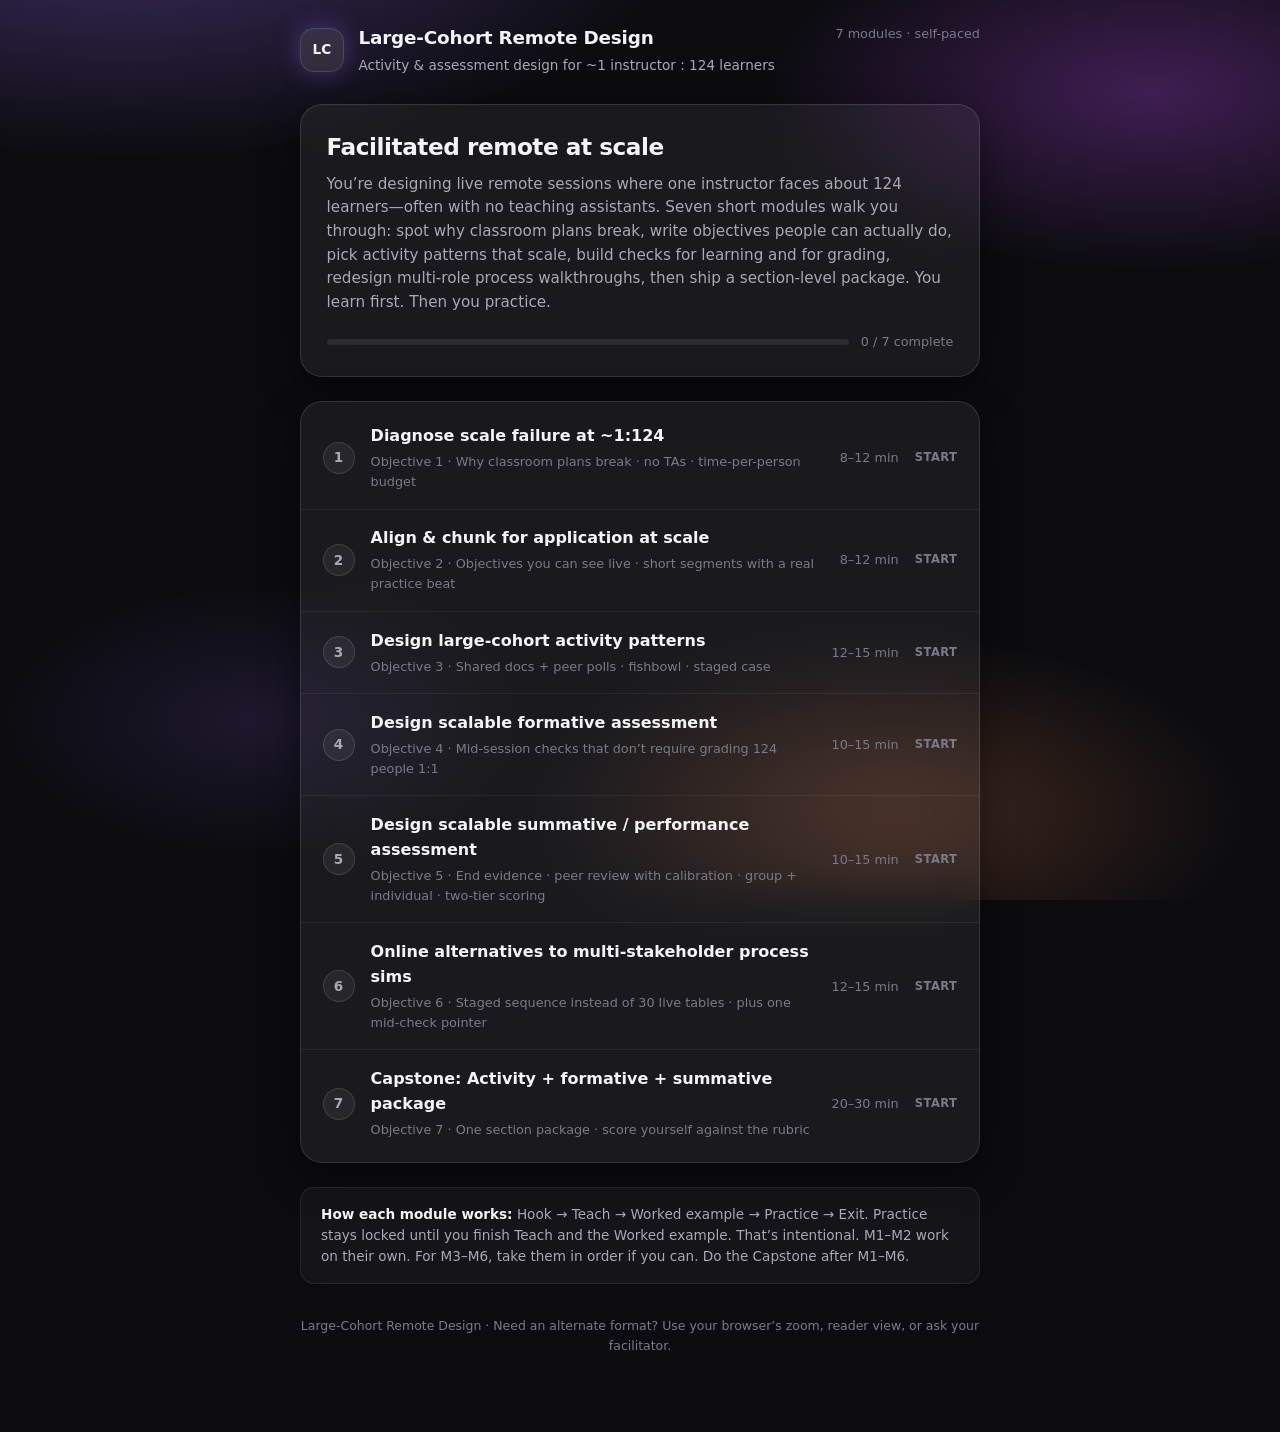
<file: index.html>
<!DOCTYPE html>
<html lang="en">
<head>
<meta charset="UTF-8">
<meta name="viewport" content="width=device-width, initial-scale=1">
<title>Large-Cohort Remote Design — Module Hub</title>
<link rel="stylesheet" href="assets/css/app.css">
</head>
<body>
<a class="skip-link" href="#main">Skip to content</a>
<div class="app app--hub">
  <header class="topbar">
    <div class="brand">
      <div class="brand-mark" aria-hidden="true">LC</div>
      <div>
        <h1>Large-Cohort Remote Design</h1>
        <p>Activity &amp; assessment design for ~1 instructor : 124 learners</p>
      </div>
    </div>
    <div class="topbar-meta">7 modules · self-paced</div>
  </header>

  <main id="main">
    <section class="glass hub-intro" aria-labelledby="hub-title">
      <h2 id="hub-title">Facilitated remote at scale</h2>
      <p>You’re designing live remote sessions where one instructor faces about 124 learners—often with no teaching assistants. Seven short modules walk you through: spot why classroom plans break, write objectives people can actually do, pick activity patterns that scale, build checks for learning and for grading, redesign multi-role process walkthroughs, then ship a section-level package. You learn first. Then you practice.</p>
      <div class="hub-progress" aria-label="Series progress">
        <div class="hub-progress-track"><div class="hub-progress-fill" id="hub-fill" style="width:0%"></div></div>
        <span class="hub-progress-label" id="hub-label">0 / 7 complete</span>
      </div>
    </section>

    <nav class="glass" aria-label="Module list">
      <ol class="lesson-list" id="lesson-list">
        <li class="lesson-item" data-module="m1">
          <a class="lesson-link" href="modules/m1/index.html">
            <span class="lesson-num">1</span>
            <span class="lesson-body">
              <p class="lesson-title">Diagnose scale failure at ~1:124</p>
              <p class="lesson-meta">Objective 1 · Why classroom plans break · no TAs · time-per-person budget</p>
            </span>
            <span class="lesson-time">8–12 min</span>
            <span class="lesson-status">Start</span>
          </a>
        </li>
        <li class="lesson-item" data-module="m2">
          <a class="lesson-link" href="modules/m2/index.html">
            <span class="lesson-num">2</span>
            <span class="lesson-body">
              <p class="lesson-title">Align &amp; chunk for application at scale</p>
              <p class="lesson-meta">Objective 2 · Objectives you can see live · short segments with a real practice beat</p>
            </span>
            <span class="lesson-time">8–12 min</span>
            <span class="lesson-status">Start</span>
          </a>
        </li>
        <li class="lesson-item" data-module="m3">
          <a class="lesson-link" href="modules/m3/index.html">
            <span class="lesson-num">3</span>
            <span class="lesson-body">
              <p class="lesson-title">Design large-cohort activity patterns</p>
              <p class="lesson-meta">Objective 3 · Shared docs + peer polls · fishbowl · staged case</p>
            </span>
            <span class="lesson-time">12–15 min</span>
            <span class="lesson-status">Start</span>
          </a>
        </li>
        <li class="lesson-item" data-module="m4">
          <a class="lesson-link" href="modules/m4/index.html">
            <span class="lesson-num">4</span>
            <span class="lesson-body">
              <p class="lesson-title">Design scalable formative assessment</p>
              <p class="lesson-meta">Objective 4 · Mid-session checks that don’t require grading 124 people 1:1</p>
            </span>
            <span class="lesson-time">10–15 min</span>
            <span class="lesson-status">Start</span>
          </a>
        </li>
        <li class="lesson-item" data-module="m5">
          <a class="lesson-link" href="modules/m5/index.html">
            <span class="lesson-num">5</span>
            <span class="lesson-body">
              <p class="lesson-title">Design scalable summative / performance assessment</p>
              <p class="lesson-meta">Objective 5 · End evidence · peer review with calibration · group + individual · two-tier scoring</p>
            </span>
            <span class="lesson-time">10–15 min</span>
            <span class="lesson-status">Start</span>
          </a>
        </li>
        <li class="lesson-item" data-module="m6">
          <a class="lesson-link" href="modules/m6/index.html">
            <span class="lesson-num">6</span>
            <span class="lesson-body">
              <p class="lesson-title">Online alternatives to multi-stakeholder process sims</p>
              <p class="lesson-meta">Objective 6 · Staged sequence instead of 30 live tables · plus one mid-check pointer</p>
            </span>
            <span class="lesson-time">12–15 min</span>
            <span class="lesson-status">Start</span>
          </a>
        </li>
        <li class="lesson-item" data-module="m7">
          <a class="lesson-link" href="modules/m7/index.html">
            <span class="lesson-num">7</span>
            <span class="lesson-body">
              <p class="lesson-title">Capstone: Activity + formative + summative package</p>
              <p class="lesson-meta">Objective 7 · One section package · score yourself against the rubric</p>
            </span>
            <span class="lesson-time">20–30 min</span>
            <span class="lesson-status">Start</span>
          </a>
        </li>
      </ol>
    </nav>

    <aside class="glass-soft hub-note">
      <strong style="color:var(--text)">How each module works:</strong> Hook → Teach → Worked example → Practice → Exit.
      Practice stays locked until you finish Teach and the Worked example. That’s intentional.
      M1–M2 work on their own. For M3–M6, take them in order if you can. Do the Capstone after M1–M6.
    </aside>
  </main>

  <p class="footer-note">Large-Cohort Remote Design · Need an alternate format? Use your browser’s zoom, reader view, or ask your facilitator.</p>
</div>
<script src="assets/js/app.js"></script>
<script>
LCApp.initHub({
  listEl: document.getElementById('lesson-list'),
  fillEl: document.getElementById('hub-fill'),
  labelEl: document.getElementById('hub-label'),
  modules: [
    {id:'m1'},{id:'m2'},{id:'m3'},{id:'m4'},{id:'m5'},{id:'m6'},{id:'m7'}
  ]
});
</script>
</body>
</html>
</file>
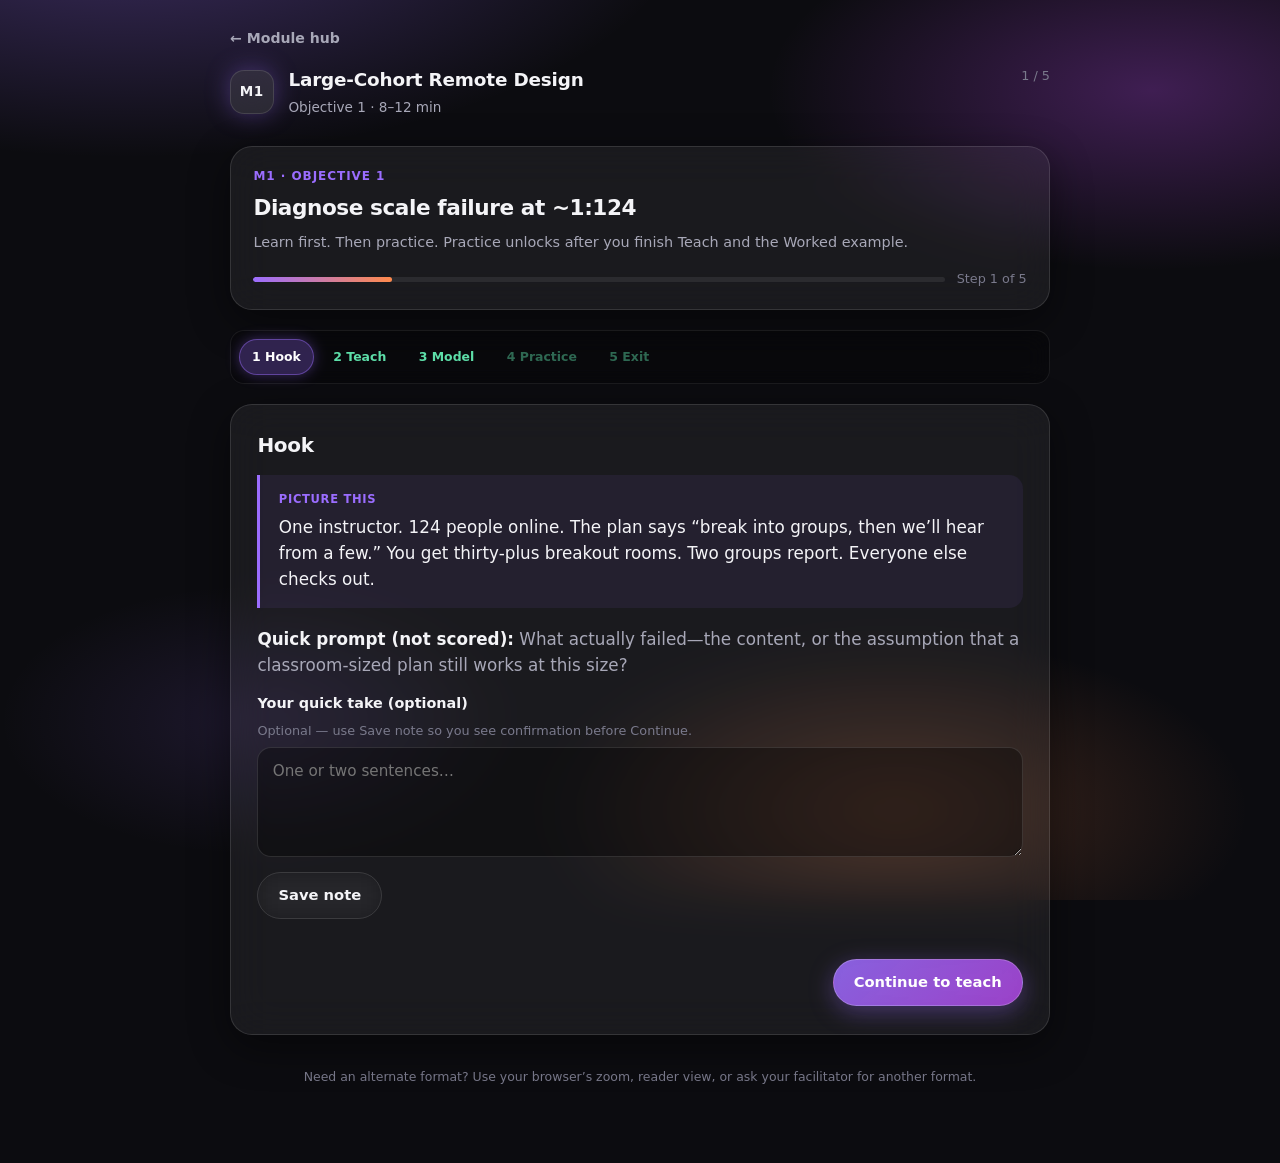
<file: modules/m1/index.html>
<!DOCTYPE html>
<html lang="en">
<head>
<meta charset="UTF-8">
<meta name="viewport" content="width=device-width, initial-scale=1">
<title>Diagnose scale failure at ~1:124 — Large-Cohort Remote Design</title>
<link rel="stylesheet" href="../../assets/css/app.css">
</head>
<body>
<a class="skip-link" href="#main">Skip to content</a>
<div class="app">
  <a class="back-hub" href="../../index.html">← Module hub</a>
  <header class="topbar">
    <div class="brand">
      <div class="brand-mark" aria-hidden="true">M1</div>
      <div>
        <h1>Large-Cohort Remote Design</h1>
        <p>Objective 1 · 8–12 min</p>
      </div>
    </div>
    <div class="topbar-meta"><span id="progress-label">1 / 5</span></div>
  </header>

  <main id="main">
    <section class="glass module-header">
      <p class="eyebrow">M1 · Objective 1</p>
      <h1>Diagnose scale failure at ~1:124</h1>
      <p class="obj">Learn first. Then practice. Practice unlocks after you finish Teach and the Worked example.</p>
      <div class="module-status">
        <div class="progress-track"><div class="progress-fill" id="progress-fill"></div></div>
        <span id="progress-text">Step 1 of 5</span>
      </div>
    </section>

    <nav class="step-nav" id="step-nav" aria-label="Module steps">
      <button type="button" class="nav-step" data-step="0">1 Hook</button>
      <button type="button" class="nav-step" data-step="1">2 Teach</button>
      <button type="button" class="nav-step" data-step="2">3 Model</button>
      <button type="button" class="nav-step" data-step="3">4 Practice</button>
      <button type="button" class="nav-step" data-step="4">5 Exit</button>
    </nav>

    <div id="hard-gate-alert" class="gate-msg" hidden role="alert"></div>
    <div id="complete-banner" class="glass complete-banner" hidden>
      <h3>Module complete</h3>
      <p>Your practice answers are saved in this browser. Head back to the hub when you’re ready for the next module.</p>
    </div>


    <!-- S1 Hook -->
    <section class="screen" id="s1">
      <div class="glass panel">
        <h2>Hook</h2>
        <div class="scenario">
          <span class="label">Picture this</span>
          <p class="lead" style="margin:0">One instructor. 124 people online. The plan says “break into groups, then we’ll hear from a few.” You get thirty-plus breakout rooms. Two groups report. Everyone else checks out.</p>
        </div>
        <p><strong style="color:var(--text)">Quick prompt (not scored):</strong> What actually failed—the content, or the assumption that a classroom-sized plan still works at this size?</p>
        <div class="field">
          <label for="m1-hook">Your quick take (optional)</label>
          <textarea id="m1-hook" data-persist="m1-hook" rows="3" placeholder="One or two sentences…"></textarea>
        </div>
        <div class="actions">
          <span class="spacer"></span>
          <button type="button" class="btn btn-primary" data-next>Continue to teach</button>
        </div>
      </div>
    </section>

    <!-- S2 Teach -->
    <section class="screen" id="s2">
      <div class="glass panel">
        <h2>Teach — Why classroom patterns fail at ~1:124</h2>
        <p class="lead">Imagine you have 124 people online and one instructor—no teaching assistants (that’s <strong style="color:var(--text)">zero-TA</strong>). The session falls apart. That usually isn’t because learners “won’t engage.” It’s because the plan assumed classroom ratios that don’t exist here. Treat “no TA help” as a hard design limit, not a staffing surprise. Plans that need a bench of graders or coaches don’t transfer.</p>

        <div class="teach-section">
          <h3>1. Breakouts, then “hear from a few”</h3>
          <p>You send ~30 groups into rooms. You call on three. The other twenty-seven never show their work. There’s no shared wrap-up the whole room hears. Silent groups learn airtime is optional. You can’t tell whether most people actually applied the process.</p>
          <div class="glass-soft callout"><p class="callout-title">What to do instead</p><p>Stop promising every-group oral reports. Get the whole cohort contributing in writing (shared docs, polls), then give one short whole-room wrap-up of themes—what we’ll call <strong style="color:var(--text)">broadcast synthesis</strong>.</p></div>
        </div>

        <div class="teach-section">
          <h3>2. Multi-role live walkthrough in every room</h3>
          <p>Every table must run all stakeholder roles live while you coach each room. One person cannot visit ~30 breakouts in a short window and still coach well. The bottleneck isn’t your content. It’s coaching bandwidth.</p>
        </div>

        <div class="teach-section">
          <h3>3. Grade every product the same night</h3>
          <p>Thirty group notes—or 124 individual notes—tonight. Do the math. That’s a <strong style="color:var(--text)">minutes-per-learner</strong> budget: how many minutes one instructor can honestly spend per person. Same-night private grading of everyone fails that budget. It’s a 1:1 bandwidth crash dressed up as a mid-session check (formative assessment—evidence used to adjust teaching, not final grading).</p>
          <div class="glass-soft callout"><p class="callout-title">What to do instead</p><p>Budget minutes-per-learner first. Prefer sampling a subset and broadcasting themes, auto-score plus spot-check, or structured peer review—not private replies to everyone.</p></div>
        </div>

        <div class="teach-section">
          <h3>4. “Reply to everyone” as teaching presence</h3>
          <p>At this size, teaching presence isn’t personal replies to every chat line. It’s designing the system: clear protocols, roles, rubrics, examples, and whole-room theme notes. Reply-all presence collapses under volume.</p>
        </div>

        <div class="actions">
          <button type="button" class="btn btn-ghost" data-prev>Back</button>
          <span class="spacer"></span>
          <button type="button" class="btn btn-primary" data-next>Continue to worked example</button>
        </div>
      </div>
    </section>

    <!-- S3 Model -->
    <section class="screen" id="s3">
      <div class="glass panel">
        <h2>Worked example — Diagnosing a weak plan</h2>
        <p><strong style="color:var(--text)">Seed plan:</strong> 10 min lecture → ~30 groups of 4 for 15 min → “hear from a few” → instructor grades every group’s notes tonight.</p>

        <div class="contrast">
          <div class="glass-soft contrast-card">
            <span class="tag tag--good">Strong diagnosis</span>
            <ul>
              <li><strong>Report-out bandwidth:</strong> Sampling a few of ~30 leaves most people without accountability or a shared wrap-up.</li>
              <li><strong>Visit fantasy:</strong> One instructor cannot coach ~30 rooms in 15 minutes with zero TA help.</li>
              <li><strong>Minutes-per-learner:</strong> Grading all notes the same night is a 1:1 collapse.</li>
            </ul>
            <p style="margin-top:0.75rem;font-size:0.9rem"><strong style="color:var(--text)">What must change:</strong> Drop every-group oral sample. Design whole-cohort contribution plus synthesis. Redefine mid-session checks for sample / auto / peer inside a fixed timebox.</p>
          </div>
          <div class="glass-soft contrast-card">
            <span class="tag tag--weak">Weak contrast</span>
            <p>“Learners should engage more” or “make cameras mandatory” blames motivation and keeps the same scale-breaking structure. That’s not a scale diagnosis.</p>
          </div>
        </div>

        <div class="glass-soft callout callout--model">
          <p class="callout-title">Here’s a strong diagnosis</p>
          <p>Name the real break points—not “learners won’t engage.” Point to how people report out, how many minutes one instructor has, how heavy the grading load is tonight, and that you’re running with zero TAs (no teaching assistants).</p>
        </div>

        <div class="actions">
          <button type="button" class="btn btn-ghost" data-prev>Back</button>
          <span class="spacer"></span>
          <button type="button" class="btn btn-primary" data-to-practice data-next>Continue to practice</button>
        </div>
      </div>
    </section>

    <!-- S4 Practice -->
    <section class="screen" id="s4">
      <div class="glass panel">
        <h2>Practice — Diagnose the transplanted plan</h2>
        <div id="practice-lock" class="glass-soft callout callout--locked" hidden>
          <p class="callout-title">Practice locked</p>
          <p>Finish <strong style="color:var(--text)">Teach</strong> and the <strong style="color:var(--text)">Worked example</strong> first (hit Next on those screens). Practice stays blocked until both are done—so you diagnose with the tools, not guesswork.</p>
        </div>

        <div class="scenario">
          <span class="label">Given plan</span>
          <p style="margin:0">A classroom plan dropped into remote: breakouts plus sample report-outs, a multi-role process walkthrough seed, and same-night grading of group notes—for 124 learners and one instructor.</p>
        </div>

        <div class="glass-soft callout callout--criteria">
          <p class="callout-title">What “good enough” looks like</p>
          <ul>
            <li>≥3 concrete scale-failure points named</li>
            <li>Each point tied to report-out design, instructor minutes, grading load, or zero-TA (no teaching assistants)</li>
            <li>Minutes-per-learner (or equivalent bandwidth note) present</li>
            <li>Decision states what must change before redesign</li>
            <li>Does not propose “try harder with the same pattern”</li>
          </ul>
        </div>

        <div class="field">
          <label for="m1-f1">Scale-failure points (≥3)</label>
          <textarea id="m1-f1" data-persist="m1-f1" data-required-practice rows="5" placeholder="List at least three failure points, including ≥1 bandwidth / minutes-per-learner point…"></textarea>
        </div>
        <div class="field">
          <label for="m1-f2">What must change before redesign (one paragraph)</label>
          <textarea id="m1-f2" data-persist="m1-f2" data-required-practice rows="4" placeholder="State the redesign decision — not “engage harder”…"></textarea>
        </div>
        <div class="field">
          <label for="m1-debrief">Optional debrief — Quote one failure point that names what broke at scale</label>
          <textarea id="m1-debrief" data-persist="m1-debrief" data-debrief rows="2" placeholder="Paste one line from your answer…"></textarea>
        </div>

        <div class="actions">
          <button type="button" class="btn btn-ghost" data-prev>Back</button>
          <span class="spacer"></span>
          <button type="button" class="btn btn-primary" data-next>Continue to exit</button>
        </div>
      </div>
    </section>

    <!-- S5 Exit -->
    <section class="screen" id="s5">
      <div class="glass panel">
        <h2>Exit</h2>
        <p class="lead">You can now spot why a classroom pattern fails at ~1:124—by naming what broke at scale, not blaming engagement.</p>
        <p><strong style="color:var(--text)">Next:</strong> M2 Align &amp; chunk for application at scale (works fine on its own).</p>
        <div class="actions">
          <button type="button" class="btn btn-ghost" data-prev>Back</button>
          <span class="spacer"></span>
          <button type="button" class="btn btn-primary" data-complete-module>Mark module complete</button>
          <a class="btn" href="../../index.html">Back to hub</a>
        </div>
        <p class="hint" style="margin-top:0.75rem;font-size:0.85rem;color:var(--text-dim)">Complete unlocks when the required practice fields are filled (not empty).</p>
      </div>
    </section>


  </main>
  <p class="footer-note">Need an alternate format? Use your browser’s zoom, reader view, or ask your facilitator for another format.</p>
</div>
<script src="../../assets/js/app.js"></script>
<script>
LCApp.initShell({
  moduleId: 'm1',
  screens: ['s1','s2','s3','s4','s5'],
  progressEl: document.getElementById('progress-label'),
  fillEl: document.getElementById('progress-fill'),
  stepNav: document.getElementById('step-nav'),
  onScreen: function(id, idx) {
    document.getElementById('progress-text').textContent = 'Step ' + (idx+1) + ' of 5';
  }
});
</script>
</body>
</html>
</file>
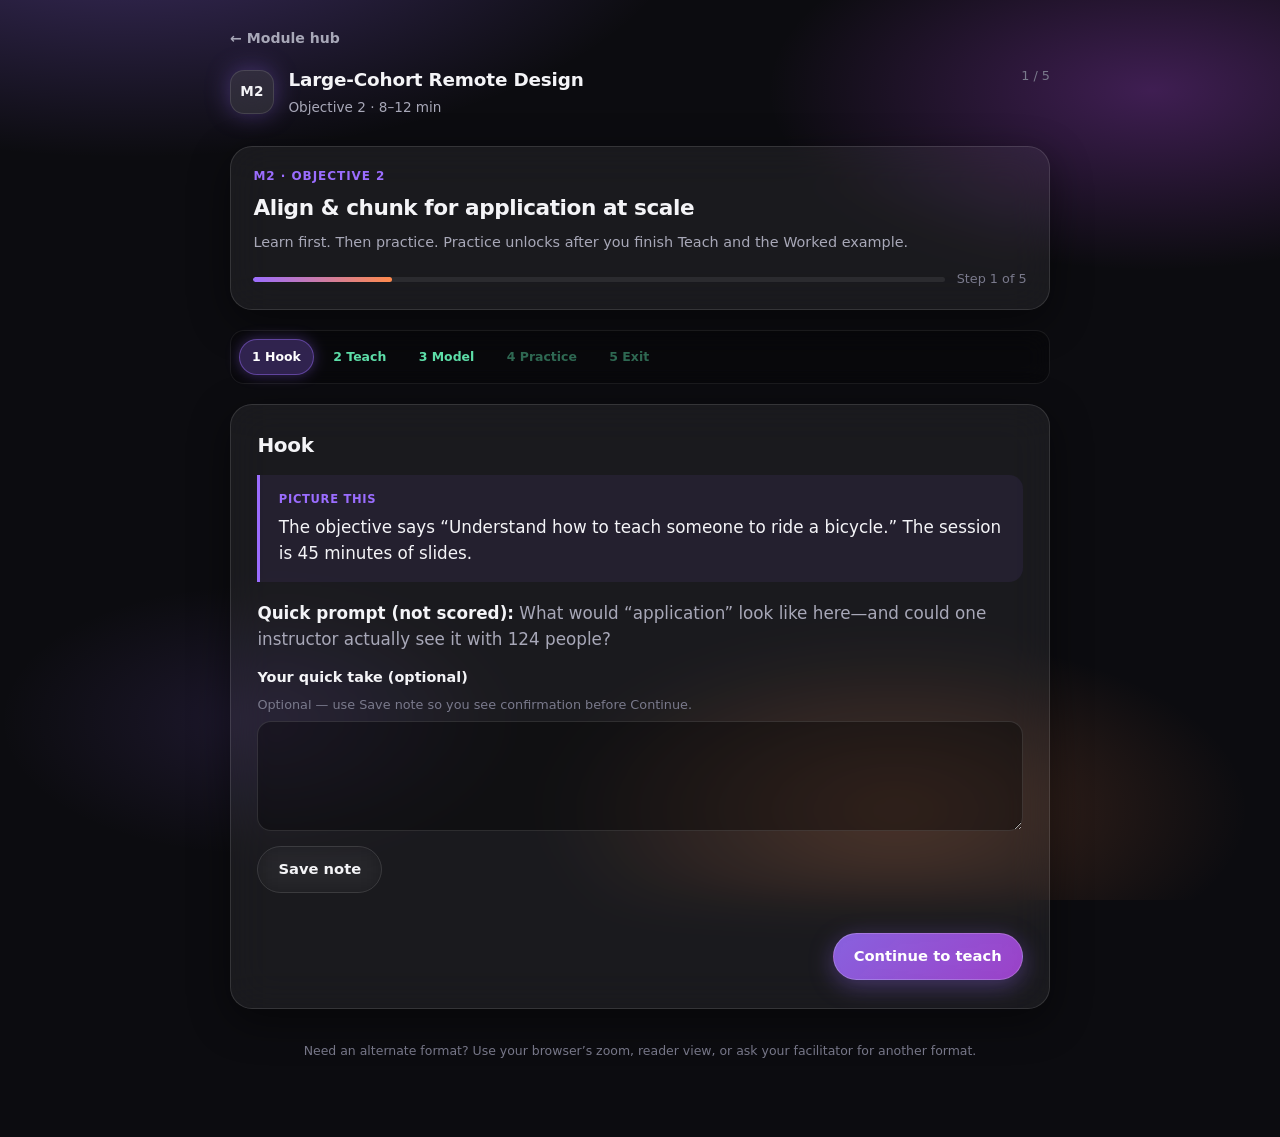
<file: modules/m2/index.html>
<!DOCTYPE html>
<html lang="en">
<head>
<meta charset="UTF-8">
<meta name="viewport" content="width=device-width, initial-scale=1">
<title>Align &amp; chunk for application at scale — Large-Cohort Remote Design</title>
<link rel="stylesheet" href="../../assets/css/app.css">
</head>
<body>
<a class="skip-link" href="#main">Skip to content</a>
<div class="app">
  <a class="back-hub" href="../../index.html">← Module hub</a>
  <header class="topbar">
    <div class="brand">
      <div class="brand-mark" aria-hidden="true">M2</div>
      <div>
        <h1>Large-Cohort Remote Design</h1>
        <p>Objective 2 · 8–12 min</p>
      </div>
    </div>
    <div class="topbar-meta"><span id="progress-label">1 / 5</span></div>
  </header>

  <main id="main">
    <section class="glass module-header">
      <p class="eyebrow">M2 · Objective 2</p>
      <h1>Align &amp; chunk for application at scale</h1>
      <p class="obj">Learn first. Then practice. Practice unlocks after you finish Teach and the Worked example.</p>
      <div class="module-status">
        <div class="progress-track"><div class="progress-fill" id="progress-fill"></div></div>
        <span id="progress-text">Step 1 of 5</span>
      </div>
    </section>

    <nav class="step-nav" id="step-nav" aria-label="Module steps">
      <button type="button" class="nav-step" data-step="0">1 Hook</button>
      <button type="button" class="nav-step" data-step="1">2 Teach</button>
      <button type="button" class="nav-step" data-step="2">3 Model</button>
      <button type="button" class="nav-step" data-step="3">4 Practice</button>
      <button type="button" class="nav-step" data-step="4">5 Exit</button>
    </nav>

    <div id="hard-gate-alert" class="gate-msg" hidden role="alert"></div>
    <div id="complete-banner" class="glass complete-banner" hidden>
      <h3>Module complete</h3>
      <p>Your practice answers are saved in this browser. Head back to the hub when you’re ready for the next module.</p>
    </div>


    <section class="screen" id="s1">
      <div class="glass panel">
        <h2>Hook</h2>
        <div class="scenario">
          <span class="label">Picture this</span>
          <p class="lead" style="margin:0">The objective says “Understand how to teach someone to ride a bicycle.” The session is 45 minutes of slides.</p>
        </div>
        <p><strong style="color:var(--text)">Quick prompt (not scored):</strong> What would “application” look like here—and could one instructor actually see it with 124 people?</p>
        <div class="field">
          <label for="m2-hook">Your quick take (optional)</label>
          <textarea id="m2-hook" data-persist="m2-hook" rows="3"></textarea>
        </div>
        <div class="actions"><span class="spacer"></span><button type="button" class="btn btn-primary" data-next>Continue to teach</button></div>
      </div>
    </section>

    <section class="screen" id="s2">
      <div class="glass panel">
        <h2>Teach — Align, then chunk for one-instructor runtime</h2>
        <p class="lead">Words like “understand” and “know”—call them <strong style="color:var(--text)">awareness verbs</strong>—plus a lecture-only stack hide whether anyone can actually use the process. At 100+, one instructor has nothing observable to sample. Fix the objective first. Then cut the session into short pieces with a real practice beat in each.</p>

        <div class="teach-section">
          <h3>Alignment chain (in this order)</h3>
          <ol>
            <li><strong>Measurable application objective</strong> — something you can see: complete a checklist, decide a fork, produce a one-page artifact. Not “recall the definition” alone.</li>
            <li><strong>Activity practice moment</strong> — learners commit, decide, or make something you can sample.</li>
            <li><strong>How you’ll know at scale</strong> — poll, template row, self-score sample, whole-room theme notes—not grading every essay tonight.</li>
          </ol>
        </div>

        <div class="teach-section">
          <h3>Chunking for one-instructor runtime</h3>
          <p>Keep each segment short enough to teach. Put <strong style="color:var(--text)">one generative practice</strong> (learners produce or decide something new) in each chunk. Short segments with a clear learner action beat a long slide stack that ends with “any questions?”</p>
          <div class="glass-soft callout"><p class="callout-title">Directions that work</p><p>Participant directions must state purpose, timing, roles/output, how 100+ people participate, and a help path—not “discuss, then we’ll share.”</p></div>
        </div>

        <div class="actions">
          <button type="button" class="btn btn-ghost" data-prev>Back</button>
          <span class="spacer"></span>
          <button type="button" class="btn btn-primary" data-next>Continue to worked example</button>
        </div>
      </div>
    </section>

    <section class="screen" id="s3">
      <div class="glass panel">
        <h2>Worked example — Objective + 3-segment outline</h2>
        <div class="contrast">
          <div class="glass-soft contrast-card">
            <span class="tag tag--good">Strong — application objective</span>
            <p style="font-size:0.9rem">Given a learner who can balance with help, coach one observable practice (e.g. pedal three meters without help) and write one coaching cue you’d use.</p>
          </div>
          <div class="glass-soft contrast-card">
            <span class="tag tag--weak">Weak</span>
            <p>“Understand how to teach someone to ride a bicycle” plus Lecture / Breakout / Any questions? Learners never practice coaching a ride, and the directions never say who does what—so both application demand and directions clarity fail.</p>
          </div>
        </div>
        <table class="chunk-table" aria-label="Strong three-segment outline">
          <thead><tr><th>Seg</th><th>Time</th><th>Learner does</th><th>Practice / check</th></tr></thead>
          <tbody>
            <tr><td>1</td><td>0–6</td><td>Read scenario; mark missing step</td><td>Poll (auto-tally)</td></tr>
            <tr><td>2</td><td>6–16</td><td>Role pairs draft missing step in shared template</td><td>Instructor samples 5 rows</td></tr>
            <tr><td>3</td><td>16–25</td><td>Finalize one-page artifact; self-score</td><td>Upload + spot-check sample</td></tr>
          </tbody>
        </table>
        <div class="glass-soft callout callout--model">
          <p class="callout-title">Strong directions (Segment 2)</p>
          <p><strong style="color:var(--text)">Purpose:</strong> Draft the missing coaching step for your role. <strong style="color:var(--text)">Timing:</strong> 10 minutes. <strong style="color:var(--text)">Roles:</strong> even roster number = Coach; odd = Spotter. <strong style="color:var(--text)">Output:</strong> one completed template row (not a spoken report). <strong style="color:var(--text)">How 100+ people participate:</strong> everyone types—we will not hear from every pair. <strong style="color:var(--text)">Help:</strong> post in the Help thread with your roster number.</p>
        </div>
        <div class="actions">
          <button type="button" class="btn btn-ghost" data-prev>Back</button>
          <span class="spacer"></span>
          <button type="button" class="btn btn-primary" data-to-practice data-next>Continue to practice</button>
        </div>
      </div>
    </section>

    <section class="screen" id="s4">
      <div class="glass panel">
        <h2>Practice — Rewrite &amp; chunk</h2>
        <div id="practice-lock" class="glass-soft callout callout--locked" hidden>
          <p class="callout-title">Practice locked</p>
          <p>Finish Teach and the Worked example first. Practice stays blocked until both are done—so you rewrite with the tools, not guesswork.</p>
        </div>
        <div class="glass-soft callout callout--criteria">
          <p class="callout-title">What “good enough” looks like</p>
          <ul>
            <li>Objective states observable application performance</li>
            <li>Each segment has a learner action · ≥1 generative practice moment</li>
            <li>Chunks fit one-instructor runtime at 100+</li>
            <li>Participant directions for ≥1 segment: purpose, timing, roles/output, participation-at-scale, help path</li>
          </ul>
        </div>
        <div class="field">
          <label for="m2-obj">Rewritten measurable application objective</label>
          <textarea id="m2-obj" data-persist="m2-obj" data-required-practice rows="3" placeholder="Rewrite “Understand how to teach someone to ride a bicycle”…"></textarea>
        </div>
        <div class="field">
          <label for="m2-chunks">3-segment remote outline (time + what learners do + practice moment)</label>
          <textarea id="m2-chunks" data-persist="m2-chunks" data-required-practice rows="6"></textarea>
        </div>
        <div class="field">
          <label for="m2-dir">Participant directions for one segment</label>
          <textarea id="m2-dir" data-persist="m2-dir" data-required-practice rows="4"></textarea>
        </div>
        <div class="field">
          <label for="m2-debrief">Optional debrief — Quote the observable performance verb from your objective</label>
          <textarea id="m2-debrief" data-persist="m2-debrief" data-debrief rows="2"></textarea>
        </div>
        <div class="actions">
          <button type="button" class="btn btn-ghost" data-prev>Back</button>
          <span class="spacer"></span>
          <button type="button" class="btn btn-primary" data-next>Continue to exit</button>
        </div>
      </div>
    </section>

    <section class="screen" id="s5">
      <div class="glass panel">
        <h2>Exit</h2>
        <p class="lead">You can align and chunk an application activity for large-cohort remote.</p>
        <p><strong style="color:var(--text)">Next:</strong> M3 Design large-cohort activity patterns (recommended next).</p>
        <div class="actions">
          <button type="button" class="btn btn-ghost" data-prev>Back</button>
          <span class="spacer"></span>
          <button type="button" class="btn btn-primary" data-complete-module>Mark module complete</button>
          <a class="btn" href="../../index.html">Back to hub</a>
        </div>
      </div>
    </section>


  </main>
  <p class="footer-note">Need an alternate format? Use your browser’s zoom, reader view, or ask your facilitator for another format.</p>
</div>
<script src="../../assets/js/app.js"></script>
<script>
LCApp.initShell({
  moduleId: 'm2',
  screens: ['s1','s2','s3','s4','s5'],
  progressEl: document.getElementById('progress-label'),
  fillEl: document.getElementById('progress-fill'),
  stepNav: document.getElementById('step-nav'),
  onScreen: function(id, idx) {
    document.getElementById('progress-text').textContent = 'Step ' + (idx+1) + ' of 5';
  }
});
</script>
</body>
</html>
</file>
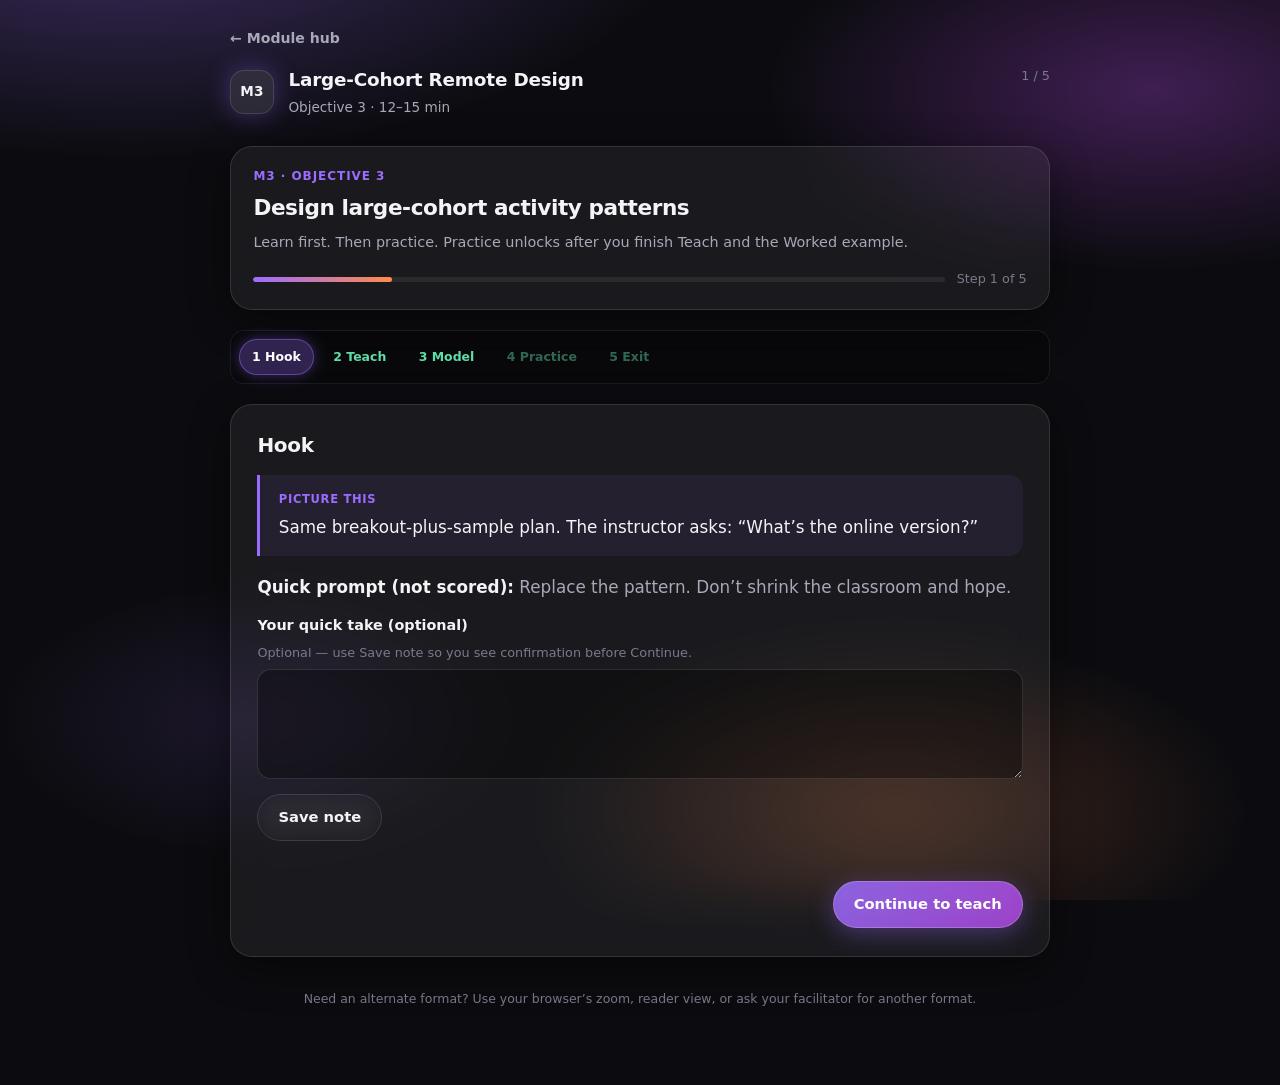
<file: modules/m3/index.html>
<!DOCTYPE html>
<html lang="en">
<head>
<meta charset="UTF-8">
<meta name="viewport" content="width=device-width, initial-scale=1">
<title>Design large-cohort activity patterns — Large-Cohort Remote Design</title>
<link rel="stylesheet" href="../../assets/css/app.css">
</head>
<body>
<a class="skip-link" href="#main">Skip to content</a>
<div class="app">
  <a class="back-hub" href="../../index.html">← Module hub</a>
  <header class="topbar">
    <div class="brand">
      <div class="brand-mark" aria-hidden="true">M3</div>
      <div>
        <h1>Large-Cohort Remote Design</h1>
        <p>Objective 3 · 12–15 min</p>
      </div>
    </div>
    <div class="topbar-meta"><span id="progress-label">1 / 5</span></div>
  </header>
  <main id="main">
    <section class="glass module-header">
      <p class="eyebrow">M3 · Objective 3</p>
      <h1>Design large-cohort activity patterns</h1>
      <p class="obj">Learn first. Then practice. Practice unlocks after you finish Teach and the Worked example.</p>
      <div class="module-status">
        <div class="progress-track"><div class="progress-fill" id="progress-fill"></div></div>
        <span id="progress-text">Step 1 of 5</span>
      </div>
    </section>
    <nav class="step-nav" id="step-nav" aria-label="Module steps">
      <button type="button" class="nav-step" data-step="0">1 Hook</button>
      <button type="button" class="nav-step" data-step="1">2 Teach</button>
      <button type="button" class="nav-step" data-step="2">3 Model</button>
      <button type="button" class="nav-step" data-step="3">4 Practice</button>
      <button type="button" class="nav-step" data-step="4">5 Exit</button>
    </nav>
    <div id="hard-gate-alert" class="gate-msg" hidden role="alert"></div>
    <div id="complete-banner" class="glass complete-banner" hidden>
      <h3>Module complete</h3>
      <p>Your practice answers are saved in this browser. Head back to the hub when you’re ready for the next module.</p>
    </div>

    <section class="screen" id="s1">
      <div class="glass panel">
        <h2>Hook</h2>
        <div class="scenario">
          <span class="label">Picture this</span>
          <p class="lead" style="margin:0">Same breakout-plus-sample plan. The instructor asks: “What’s the online version?”</p>
        </div>
        <p><strong style="color:var(--text)">Quick prompt (not scored):</strong> Replace the pattern. Don’t shrink the classroom and hope.</p>
        <div class="field"><label for="m3-hook">Your quick take (optional)</label><textarea id="m3-hook" data-persist="m3-hook" rows="3"></textarea></div>
        <div class="actions"><span class="spacer"></span><button type="button" class="btn btn-primary" data-next>Continue to teach</button></div>
      </div>
    </section>

    <section class="screen" id="s2">
      <div class="glass panel">
        <h2>Teach — Three patterns that actually scale</h2>
        <p class="lead">Practice will ask you to pick <strong style="color:var(--text)">one of the three taught patterns</strong>: shared-doc + peer poll (Peer Instruction), fishbowl, or interrupted/staged case. For each: what it is, why it scales, what you do as instructor, when to choose it.</p>

        <div class="teach-section">
          <h3>A. Shared-doc breakouts + summarizer + Peer Instruction</h3>
          <p>Teams work in a visible shared doc. One person (the summarizer) posts a short written summary. Then the whole room answers a poll on a process fork—researchers call this <strong style="color:var(--text)">Peer Instruction (PI)</strong>: individual vote → short peer talk if the room is mixed (~30–70% correct) → re-vote; you cold-queue a few roster numbers (call on specific people by list number, not volunteers only). <strong style="color:var(--text)">Why it scales:</strong> everyone contributes in writing; synthesis is whole-cohort; you never promised every-group airtime.</p>
        </div>
        <div class="teach-section">
          <h3>B. Online fishbowl</h3>
          <p>A small inner panel runs a timed segment while everyone else watches with a job. Outer cohort completes an <em>observation checklist</em> (a tool for participants—not a module “tick every box” list). That’s a <strong style="color:var(--text)">fishbowl</strong>: few people perform; many people observe with structure. <strong style="color:var(--text)">Why it scales:</strong> depth for a few; structured looking for the rest; rotate panels across sessions so more people get inner-ring time over time.</p>
        </div>
        <div class="teach-section">
          <h3>C. Interrupted / staged case</h3>
          <p>Reveal the case in stages. Individuals commit short answers <em>before</em> group talk. You synthesize themes. <strong style="color:var(--text)">Why it scales:</strong> individual accountability before talk; staged reveals keep pacing without visiting every room.</p>
        </div>
        <div class="teach-section">
          <h3>Subgroup size bands &amp; what still fails</h3>
          <p>Useful size bands (rough guides): ~8–10 for discussion; ~4–6 for process teams; ~20–30 for larger discussion sets. Pair sizes with roles, protocols, exemplars, and whole-room theme notes. <strong style="color:var(--text)">Still fails:</strong> every-group oral report; you visit all rooms; “same breakouts but fewer groups” if oral report is still how you collect evidence.</p>
        </div>
        <div class="teach-section">
          <h3>Reference gallery (scan-only)</h3>
          <p>Not practice targets this beat—just know they exist:</p>
          <div class="gallery-strip">
            <span class="gallery-chip">Split the roles, then put the full picture back together</span>
            <span class="gallery-chip">Written work products + peers scoring against practice examples</span>
            <span class="gallery-chip">Choose-your-path practice scenarios</span>
          </div>
        </div>
        <div class="actions">
          <button type="button" class="btn btn-ghost" data-prev>Back</button>
          <span class="spacer"></span>
          <button type="button" class="btn btn-primary" data-next>Continue to worked example</button>
        </div>
      </div>
    </section>

    <section class="screen" id="s3">
      <div class="glass panel">
        <h2>Worked example — Shared-doc + Peer Instruction redesign</h2>
        <p><strong style="color:var(--text)">Non-scalable segment:</strong> 15-min breakouts (~30 groups) + random oral sample of 3.</p>
        <div class="contrast">
          <div class="glass-soft contrast-card">
            <span class="tag tag--good">Strong — shared-doc + PI</span>
            <ul>
              <li>~4–6 per process team; named summarizer</li>
              <li>Visible shared doc + 60-sec written summary</li>
              <li>Peer Instruction: poll → short discuss if the room is mixed → re-poll; cold-call 4 people by roster number</li>
              <li>Instructor watches for flags only; shares 3 whole-room theme notes (broadcast synthesis)</li>
            </ul>
          </div>
          <div class="glass-soft contrast-card">
            <span class="tag tag--weak">Weak</span>
            <p>“Same breakouts but only 10 groups” — still fails if oral report remains the evidence path.</p>
          </div>
        </div>
        <div class="glass-soft callout callout--model">
          <p class="callout-title">Here’s a strong pattern pick</p>
          <p>Fishbowl or an interrupted/staged case are fine alternate picks from the three taught patterns. If you only name a gallery item—role-split/reassemble, choose-your-path, and so on—without one of those three (shared-doc + peer poll / fishbowl / interrupted case), go back and pick from the three taught patterns.</p>
        </div>
        <div class="actions">
          <button type="button" class="btn btn-ghost" data-prev>Back</button>
          <span class="spacer"></span>
          <button type="button" class="btn btn-primary" data-to-practice data-next>Continue to practice</button>
        </div>
      </div>
    </section>

    <section class="screen" id="s4">
      <div class="glass panel">
        <h2>Practice — Redesign with one core pattern</h2>
        <div id="practice-lock" class="glass-soft callout callout--locked" hidden>
          <p class="callout-title">Practice locked</p>
          <p>Finish Teach and the Worked example first. Practice stays blocked until both are done—so you redesign with a named pattern, not a vague “more engagement.”</p>
        </div>
        <div class="glass-soft callout callout--criteria">
          <p class="callout-title">What “good enough” looks like</p>
          <ul>
            <li>Non-scalable pattern named · Replacement is one of the three taught patterns: shared-doc + peer poll (PI), fishbowl, interrupted/staged case</li>
            <li>Subgroup size / roles · Timing + purpose · Instructor bandwidth realistic with zero TA help</li>
            <li>Directions present · No every-group airtime or visit-every-room</li>
          </ul>
        </div>
        <div class="field">
          <label for="m3-pat">Core pattern (one of the three taught patterns)</label>
          <select id="m3-pat" data-persist="m3-pat" data-required-practice>
            <option value="">Select one…</option>
            <option value="shared-doc-pi">Shared-doc breakouts + summarizer + Peer Instruction</option>
            <option value="fishbowl">Online fishbowl</option>
            <option value="interrupted">Interrupted / staged case</option>
          </select>
        </div>
        <div class="field">
          <label for="m3-redesign">Redesign (timing, purpose, instructor moves, subgroup/roles, directions)</label>
          <textarea id="m3-redesign" data-persist="m3-redesign" data-required-practice rows="8"></textarea>
        </div>
        <div class="field">
          <label for="m3-debrief">Optional debrief — Name the pattern and one instructor move that avoids every-group airtime</label>
          <textarea id="m3-debrief" data-persist="m3-debrief" data-debrief rows="2"></textarea>
        </div>
        <div class="actions">
          <button type="button" class="btn btn-ghost" data-prev>Back</button>
          <span class="spacer"></span>
          <button type="button" class="btn btn-primary" data-next>Continue to exit</button>
        </div>
      </div>
    </section>

    <section class="screen" id="s5">
      <div class="glass panel">
        <h2>Exit</h2>
        <p class="lead">You can replace non-scalable classroom moves with large-cohort patterns.</p>
        <p><strong style="color:var(--text)">Next:</strong> M4 Design scalable formative assessment (mid-session checks that survive 1:124).</p>
        <div class="actions">
          <button type="button" class="btn btn-ghost" data-prev>Back</button>
          <span class="spacer"></span>
          <button type="button" class="btn btn-primary" data-complete-module>Mark module complete</button>
          <a class="btn" href="../../index.html">Back to hub</a>
        </div>
      </div>
    </section>

  </main>
  <p class="footer-note">Need an alternate format? Use your browser’s zoom, reader view, or ask your facilitator for another format.</p>
</div>
<script src="../../assets/js/app.js"></script>
<script>
LCApp.initShell({
  moduleId: 'm3',
  screens: ['s1','s2','s3','s4','s5'],
  progressEl: document.getElementById('progress-label'),
  fillEl: document.getElementById('progress-fill'),
  stepNav: document.getElementById('step-nav'),
  onScreen: function(id, idx) {
    document.getElementById('progress-text').textContent = 'Step ' + (idx+1) + ' of 5';
  }
});
</script>
</body>
</html>
</file>
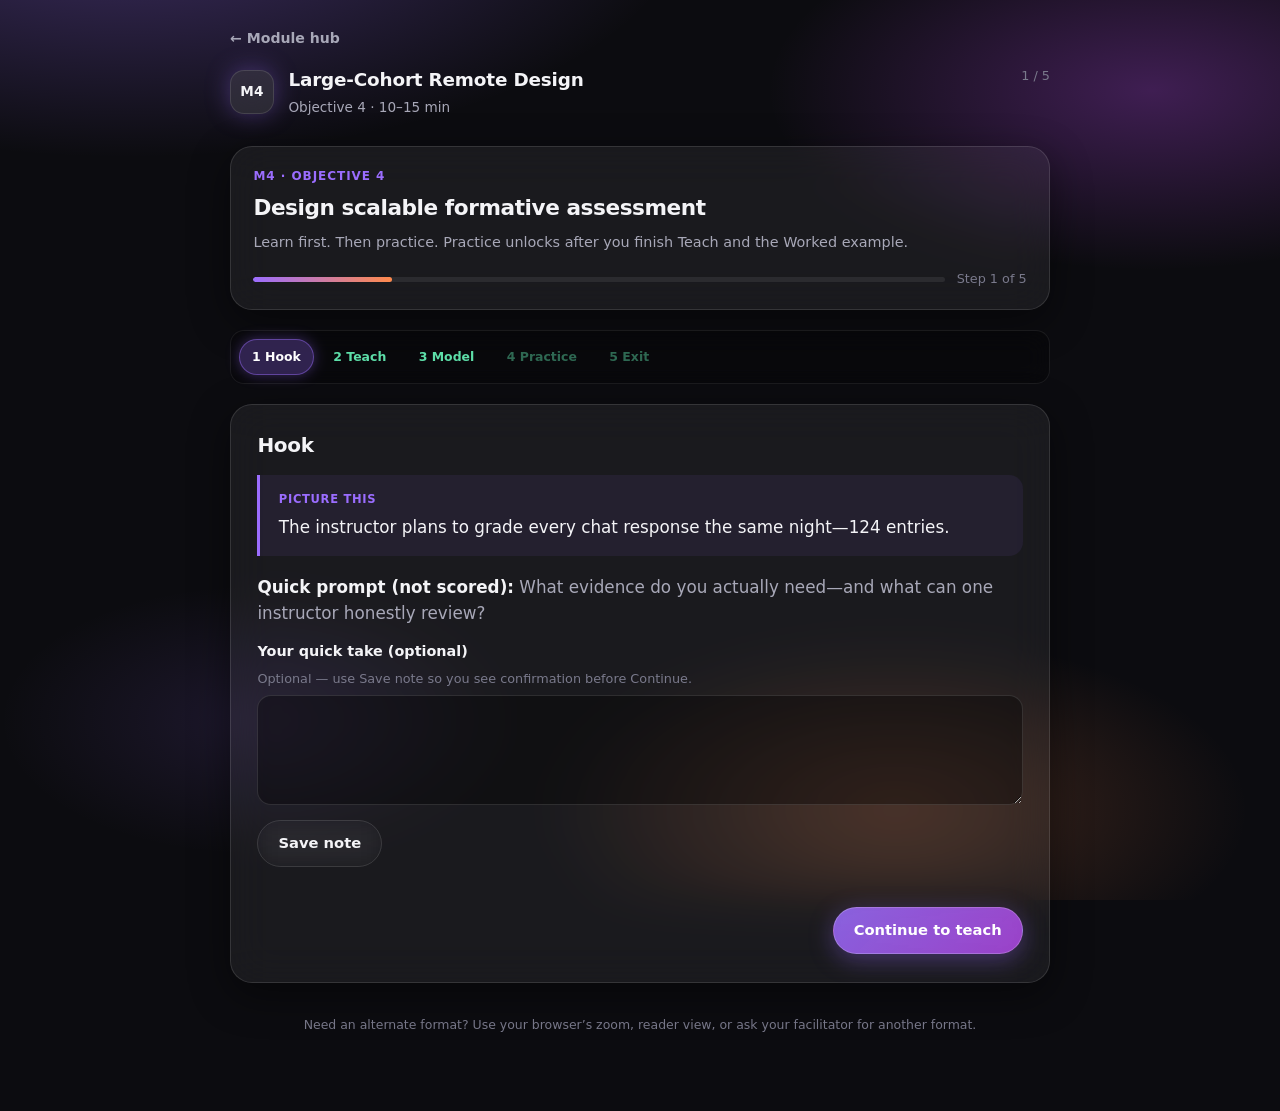
<file: modules/m4/index.html>
<!DOCTYPE html>
<html lang="en">
<head>
<meta charset="UTF-8">
<meta name="viewport" content="width=device-width, initial-scale=1">
<title>Design scalable formative assessment — Large-Cohort Remote Design</title>
<link rel="stylesheet" href="../../assets/css/app.css">
</head>
<body>
<a class="skip-link" href="#main">Skip to content</a>
<div class="app">
  <a class="back-hub" href="../../index.html">← Module hub</a>
  <header class="topbar">
    <div class="brand">
      <div class="brand-mark" aria-hidden="true">M4</div>
      <div>
        <h1>Large-Cohort Remote Design</h1>
        <p>Objective 4 · 10–15 min</p>
      </div>
    </div>
    <div class="topbar-meta"><span id="progress-label">1 / 5</span></div>
  </header>
  <main id="main">
    <section class="glass module-header">
      <p class="eyebrow">M4 · Objective 4</p>
      <h1>Design scalable formative assessment</h1>
      <p class="obj">Learn first. Then practice. Practice unlocks after you finish Teach and the Worked example.</p>
      <div class="module-status">
        <div class="progress-track"><div class="progress-fill" id="progress-fill"></div></div>
        <span id="progress-text">Step 1 of 5</span>
      </div>
    </section>
    <nav class="step-nav" id="step-nav" aria-label="Module steps">
      <button type="button" class="nav-step" data-step="0">1 Hook</button>
      <button type="button" class="nav-step" data-step="1">2 Teach</button>
      <button type="button" class="nav-step" data-step="2">3 Model</button>
      <button type="button" class="nav-step" data-step="3">4 Practice</button>
      <button type="button" class="nav-step" data-step="4">5 Exit</button>
    </nav>
    <div id="hard-gate-alert" class="gate-msg" hidden role="alert"></div>
    <div id="complete-banner" class="glass complete-banner" hidden>
      <h3>Module complete</h3>
      <p>Your practice answers are saved in this browser. Head back to the hub when you’re ready for the next module.</p>
    </div>

    <section class="screen" id="s1">
      <div class="glass panel">
        <h2>Hook</h2>
        <div class="scenario">
          <span class="label">Picture this</span>
          <p class="lead" style="margin:0">The instructor plans to grade every chat response the same night—124 entries.</p>
        </div>
        <p><strong style="color:var(--text)">Quick prompt (not scored):</strong> What evidence do you actually need—and what can one instructor honestly review?</p>
        <div class="field"><label for="m4-hook">Your quick take (optional)</label><textarea id="m4-hook" data-persist="m4-hook" rows="3"></textarea></div>
        <div class="actions"><span class="spacer"></span><button type="button" class="btn btn-primary" data-next>Continue to teach</button></div>
      </div>
    </section>

    <section class="screen" id="s2">
      <div class="glass panel">
        <h2>Teach — Mid-session checks that survive 1:124</h2>
        <div class="teach-section">
          <h3>A. Decision frame: minutes-per-learner first</h3>
          <p><strong style="color:var(--text)">Formative assessment</strong> means evidence you use to adjust teaching mid-flight—not a tiny final exam. Before you pick a method, budget how many minutes one instructor can spend per learner (or per sample). That’s your minutes-per-learner limit again.</p>
        </div>
        <div class="teach-section">
          <h3>B. Methods that work (what evidence + why it scales)</h3>
          <ul>
            <li><strong>Peer Instruction / response polls</strong> at process decision points — auto-tally; short discuss window when the room is mixed; you explain the pattern.</li>
            <li><strong>Interrupted case</strong> — individual short answers before group dialogue.</li>
            <li><strong>Structured worksheets / process templates</strong> — visible rows you can sample.</li>
            <li><strong>Protocol peer feedback</strong> on drafts — peers carry the load; you arbitrate outliers.</li>
            <li><strong>Auto-graded quizzes with elaborated feedback</strong> — good for prerequisites; not the only check that people can apply the process.</li>
          </ul>
        </div>
        <div class="teach-section">
          <h3>C. Whole-room themes vs reply-all</h3>
          <p>Prefer whole-cohort theme notes from a sample over private replies to every submission. That’s broadcast synthesis again. Reply-all presence collapses under volume.</p>
        </div>
        <div class="actions">
          <button type="button" class="btn btn-ghost" data-prev>Back</button>
          <span class="spacer"></span>
          <button type="button" class="btn btn-primary" data-next>Continue to worked example</button>
        </div>
      </div>
    </section>

    <section class="screen" id="s3">
      <div class="glass panel">
        <h2>Worked example — Weak vs strong formative</h2>
        <div class="contrast">
          <div class="glass-soft contrast-card">
            <span class="tag tag--good">Strong</span>
            <p style="font-size:0.9rem">Peer Instruction on a bike-teaching decision fork: everyone votes alone, then if the room is mixed (~30–70% correct) they discuss and re-vote. Next, sample 8 of 124 template rows in 10 minutes and share 3 whole-room theme notes. Minutes-per-learner are budgeted—this is not 124 private replies.</p>
          </div>
          <div class="glass-soft contrast-card">
            <span class="tag tag--weak">Weak</span>
            <p>“Review every chat message” / “grade all breakout notes tonight” — scale executability fails. One person cannot do that honestly.</p>
          </div>
        </div>
        <div class="glass-soft callout callout--model">
          <p class="callout-title">Strong Peer Instruction sketch</p>
          <p>Poll prompt: “Training wheels are still on, but the learner wants to try without them. Best next move?” Give A/B/C/D choices (keep options obvious—e.g. keep wheels / try three meters with a spotter). Run the Peer Instruction loop (solo vote → short discuss if mixed → re-vote), then give your 90-second explanation.</p>
        </div>
        <div class="actions">
          <button type="button" class="btn btn-ghost" data-prev>Back</button>
          <span class="spacer"></span>
          <button type="button" class="btn btn-primary" data-to-practice data-next>Continue to practice</button>
        </div>
      </div>
    </section>

    <section class="screen" id="s4">
      <div class="glass panel">
        <h2>Practice — Design a formative plan</h2>
        <div id="practice-lock" class="glass-soft callout callout--locked" hidden>
          <p class="callout-title">Practice locked</p>
          <p>Finish Teach and the Worked example first. Practice stays blocked until both are done—so your check matches the minutes you actually have.</p>
        </div>
        <div class="glass-soft callout callout--criteria">
          <p class="callout-title">What “good enough” looks like</p>
          <ul>
            <li>Evidence tied to application objective · Method from the grounded formative menu</li>
            <li>Executable at 100+ with zero TA help · Sampling / auto / peer-protocol / timebox stated</li>
            <li>Minutes-per-learner or equivalent budget noted · Not awareness-only quiz as the only check</li>
          </ul>
        </div>
        <div class="field">
          <label for="m4-method">Formative method</label>
          <select id="m4-method" data-persist="m4-method" data-required-practice>
            <option value="">Select one…</option>
            <option value="pi">Peer Instruction / response poll</option>
            <option value="interrupted">Interrupted case short answers</option>
            <option value="template">Structured worksheet / template</option>
            <option value="peer">Protocol peer feedback</option>
            <option value="auto">Auto-graded quiz + elaborated feedback</option>
          </select>
        </div>
        <div class="field">
          <label for="m4-plan">Formative plan (evidence, collection, sampling/timebox, instructor action, minutes-per-learner)</label>
          <textarea id="m4-plan" data-persist="m4-plan" data-required-practice rows="8"></textarea>
        </div>
        <div class="field">
          <label for="m4-debrief">Optional debrief — Quote your minutes-per-learner or sampling rule</label>
          <textarea id="m4-debrief" data-persist="m4-debrief" data-debrief rows="2"></textarea>
        </div>
        <div class="actions">
          <button type="button" class="btn btn-ghost" data-prev>Back</button>
          <span class="spacer"></span>
          <button type="button" class="btn btn-primary" data-next>Continue to exit</button>
        </div>
      </div>
    </section>

    <section class="screen" id="s5">
      <div class="glass panel">
        <h2>Exit</h2>
        <p class="lead">You can design mid-session checks that survive 1:124.</p>
        <p><strong style="color:var(--text)">Next:</strong> M5 Design scalable summative / performance assessment (end evidence that still scales).</p>
        <div class="actions">
          <button type="button" class="btn btn-ghost" data-prev>Back</button>
          <span class="spacer"></span>
          <button type="button" class="btn btn-primary" data-complete-module>Mark module complete</button>
          <a class="btn" href="../../index.html">Back to hub</a>
        </div>
      </div>
    </section>

  </main>
  <p class="footer-note">Need an alternate format? Use your browser’s zoom, reader view, or ask your facilitator for another format.</p>
</div>
<script src="../../assets/js/app.js"></script>
<script>
LCApp.initShell({
  moduleId: 'm4',
  screens: ['s1','s2','s3','s4','s5'],
  progressEl: document.getElementById('progress-label'),
  fillEl: document.getElementById('progress-fill'),
  stepNav: document.getElementById('step-nav'),
  onScreen: function(id, idx) {
    document.getElementById('progress-text').textContent = 'Step ' + (idx+1) + ' of 5';
  }
});
</script>
</body>
</html>
</file>
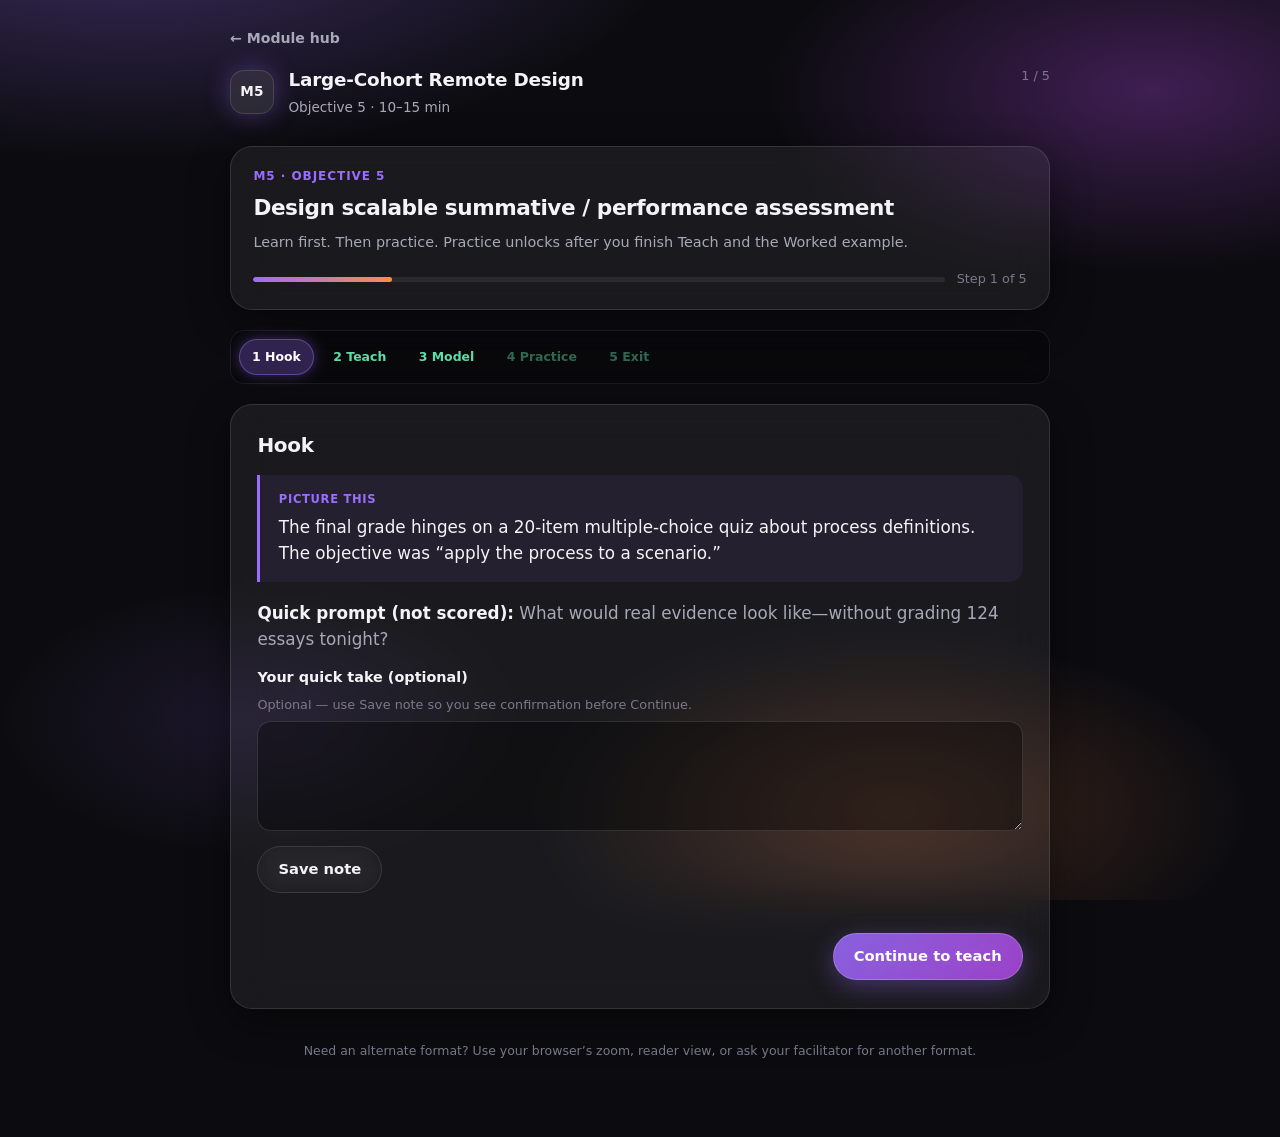
<file: modules/m5/index.html>
<!DOCTYPE html>
<html lang="en">
<head>
<meta charset="UTF-8">
<meta name="viewport" content="width=device-width, initial-scale=1">
<title>Design scalable summative / performance assessment — Large-Cohort Remote Design</title>
<link rel="stylesheet" href="../../assets/css/app.css">
</head>
<body>
<a class="skip-link" href="#main">Skip to content</a>
<div class="app">
  <a class="back-hub" href="../../index.html">← Module hub</a>
  <header class="topbar">
    <div class="brand">
      <div class="brand-mark" aria-hidden="true">M5</div>
      <div>
        <h1>Large-Cohort Remote Design</h1>
        <p>Objective 5 · 10–15 min</p>
      </div>
    </div>
    <div class="topbar-meta"><span id="progress-label">1 / 5</span></div>
  </header>
  <main id="main">
    <section class="glass module-header">
      <p class="eyebrow">M5 · Objective 5</p>
      <h1>Design scalable summative / performance assessment</h1>
      <p class="obj">Learn first. Then practice. Practice unlocks after you finish Teach and the Worked example.</p>
      <div class="module-status">
        <div class="progress-track"><div class="progress-fill" id="progress-fill"></div></div>
        <span id="progress-text">Step 1 of 5</span>
      </div>
    </section>
    <nav class="step-nav" id="step-nav" aria-label="Module steps">
      <button type="button" class="nav-step" data-step="0">1 Hook</button>
      <button type="button" class="nav-step" data-step="1">2 Teach</button>
      <button type="button" class="nav-step" data-step="2">3 Model</button>
      <button type="button" class="nav-step" data-step="3">4 Practice</button>
      <button type="button" class="nav-step" data-step="4">5 Exit</button>
    </nav>
    <div id="hard-gate-alert" class="gate-msg" hidden role="alert"></div>
    <div id="complete-banner" class="glass complete-banner" hidden>
      <h3>Module complete</h3>
      <p>Your practice answers are saved in this browser. Head back to the hub when you’re ready for the next module.</p>
    </div>

    <section class="screen" id="s1">
      <div class="glass panel">
        <h2>Hook</h2>
        <div class="scenario">
          <span class="label">Picture this</span>
          <p class="lead" style="margin:0">The final grade hinges on a 20-item multiple-choice quiz about process definitions. The objective was “apply the process to a scenario.”</p>
        </div>
        <p><strong style="color:var(--text)">Quick prompt (not scored):</strong> What would real evidence look like—without grading 124 essays tonight?</p>
        <div class="field"><label for="m5-hook">Your quick take (optional)</label><textarea id="m5-hook" data-persist="m5-hook" rows="3"></textarea></div>
        <div class="actions"><span class="spacer"></span><button type="button" class="btn btn-primary" data-next>Continue to teach</button></div>
      </div>
    </section>

    <section class="screen" id="s2">
      <div class="glass panel">
        <h2>Teach — End products that still scale</h2>
        <div class="teach-section">
          <h3>A. Authentic product + visible rubric</h3>
          <p><strong style="color:var(--text)">Summative assessment</strong> is the end evidence for a grade or pass decision. Process/application objectives need products that show checklist performance, decisions, or stakeholder artifacts—not definition recall alone. Put the rubric where learners can see it before they work.</p>
        </div>
        <div class="teach-section">
          <h3>B. Preferred workflows (why each scales)</h3>
          <ul>
            <li><strong>Calibrated peer review (CPR-like):</strong> write → practice scoring on high/mid/low examples → review peers → self-review; you arbitrate flagged or low-agreement cases. (CPR = calibrated peer review—peers score after learning the standard.)</li>
            <li><strong>Group product + individual accountability:</strong> team artifact + role contribution + peer eval; you grade the product and spot-check individuals.</li>
            <li><strong>Two-tier grading:</strong> light or peer layers first; you score a smaller high-value set yourself.</li>
          </ul>
        </div>
        <div class="teach-section">
          <h3>C. Don’t lead with auto essay scoring · always name a backup</h3>
          <p><strong style="color:var(--text)">Automated essay scoring (AES)</strong>—software that grades writing—is <em>not</em> the first recommendation for novel process analysis. Always write a <strong style="color:var(--text)">tool contingency</strong>: if a CPR platform is available → CPR-like; else → two-tier / group+individual / sampling. Never leave the backup blank.</p>
        </div>
        <div class="actions">
          <button type="button" class="btn btn-ghost" data-prev>Back</button>
          <span class="spacer"></span>
          <button type="button" class="btn btn-primary" data-next>Continue to worked example</button>
        </div>
      </div>
    </section>

    <section class="screen" id="s3">
      <div class="glass panel">
        <h2>Worked example — Quiz-only vs CPR-like</h2>
        <div class="contrast">
          <div class="glass-soft contrast-card">
            <span class="tag tag--good">CPR-like plan</span>
            <p style="font-size:0.9rem">Learners submit a one-page process artifact scored on 4 criteria. They practice scoring on 3 examples (high/mid/low), then each reviews 3 peers; you only arbitrate the flagged set. Spread this over about 72 hours. Backup: if no CPR platform is available, switch to two-tier grading or sampling.</p>
          </div>
          <div class="glass-soft contrast-card">
            <span class="tag tag--weak">Weak</span>
            <p>A 20-item definition quiz as the only end assessment when the objective is process application fails both “can they apply it?” and assessment design quality. No backup plan when a CPR platform might be unavailable → incomplete.</p>
          </div>
        </div>
        <div class="actions">
          <button type="button" class="btn btn-ghost" data-prev>Back</button>
          <span class="spacer"></span>
          <button type="button" class="btn btn-primary" data-to-practice data-next>Continue to practice</button>
        </div>
      </div>
    </section>

    <section class="screen" id="s4">
      <div class="glass panel">
        <h2>Practice — Design summative / performance assessment</h2>
        <div id="practice-lock" class="glass-soft callout callout--locked" hidden>
          <p class="callout-title">Practice locked</p>
          <p>Finish Teach and the Worked example first. Practice stays blocked until both are done—so your end evidence has a real scoring path and a backup.</p>
        </div>
        <div class="glass-soft callout callout--criteria">
          <p class="callout-title">What “good enough” looks like</p>
          <ul>
            <li>Product matches application objective · Criteria/rubric visible</li>
            <li>CPR-like, group+individual, two-tier, or sampling stated</li>
            <li><strong>Tool contingency</strong> line present · Scoring bandwidth realistic with zero TA help</li>
            <li>AES not first path · Not quiz-only for process/application</li>
          </ul>
        </div>
        <div class="field">
          <label for="m5-workflow">Scoring workflow</label>
          <select id="m5-workflow" data-persist="m5-workflow" data-required-practice>
            <option value="">Select one…</option>
            <option value="cpr">CPR-like calibrated peer review</option>
            <option value="group">Group product + individual accountability</option>
            <option value="two-tier">Two-tier grading</option>
            <option value="sampling">Sampling / arbitration set</option>
          </select>
        </div>
        <div class="field">
          <label for="m5-plan">Product, criteria, scoring workflow, staging</label>
          <textarea id="m5-plan" data-persist="m5-plan" data-required-practice rows="7"></textarea>
        </div>
        <div class="field">
          <label for="m5-contingency">Tool contingency line (required)</label>
          <textarea id="m5-contingency" data-persist="m5-contingency" data-required-practice rows="2" placeholder="CPR available → CPR-like; else → …"></textarea>
        </div>
        <div class="field">
          <label for="m5-debrief">Optional debrief — Quote your tool-contingency line</label>
          <textarea id="m5-debrief" data-persist="m5-debrief" data-debrief rows="2"></textarea>
        </div>
        <div class="actions">
          <button type="button" class="btn btn-ghost" data-prev>Back</button>
          <span class="spacer"></span>
          <button type="button" class="btn btn-primary" data-next>Continue to exit</button>
        </div>
      </div>
    </section>

    <section class="screen" id="s5">
      <div class="glass panel">
        <h2>Exit</h2>
        <p class="lead">You can design end-of-section performance evidence at cohort scale.</p>
        <p><strong style="color:var(--text)">Next:</strong> M6 Online alternatives to multi-stakeholder process sims.</p>
        <div class="actions">
          <button type="button" class="btn btn-ghost" data-prev>Back</button>
          <span class="spacer"></span>
          <button type="button" class="btn btn-primary" data-complete-module>Mark module complete</button>
          <a class="btn" href="../../index.html">Back to hub</a>
        </div>
      </div>
    </section>

  </main>
  <p class="footer-note">Need an alternate format? Use your browser’s zoom, reader view, or ask your facilitator for another format.</p>
</div>
<script src="../../assets/js/app.js"></script>
<script>
LCApp.initShell({
  moduleId: 'm5',
  screens: ['s1','s2','s3','s4','s5'],
  progressEl: document.getElementById('progress-label'),
  fillEl: document.getElementById('progress-fill'),
  stepNav: document.getElementById('step-nav'),
  onScreen: function(id, idx) {
    document.getElementById('progress-text').textContent = 'Step ' + (idx+1) + ' of 5';
  }
});
</script>
</body>
</html>
</file>
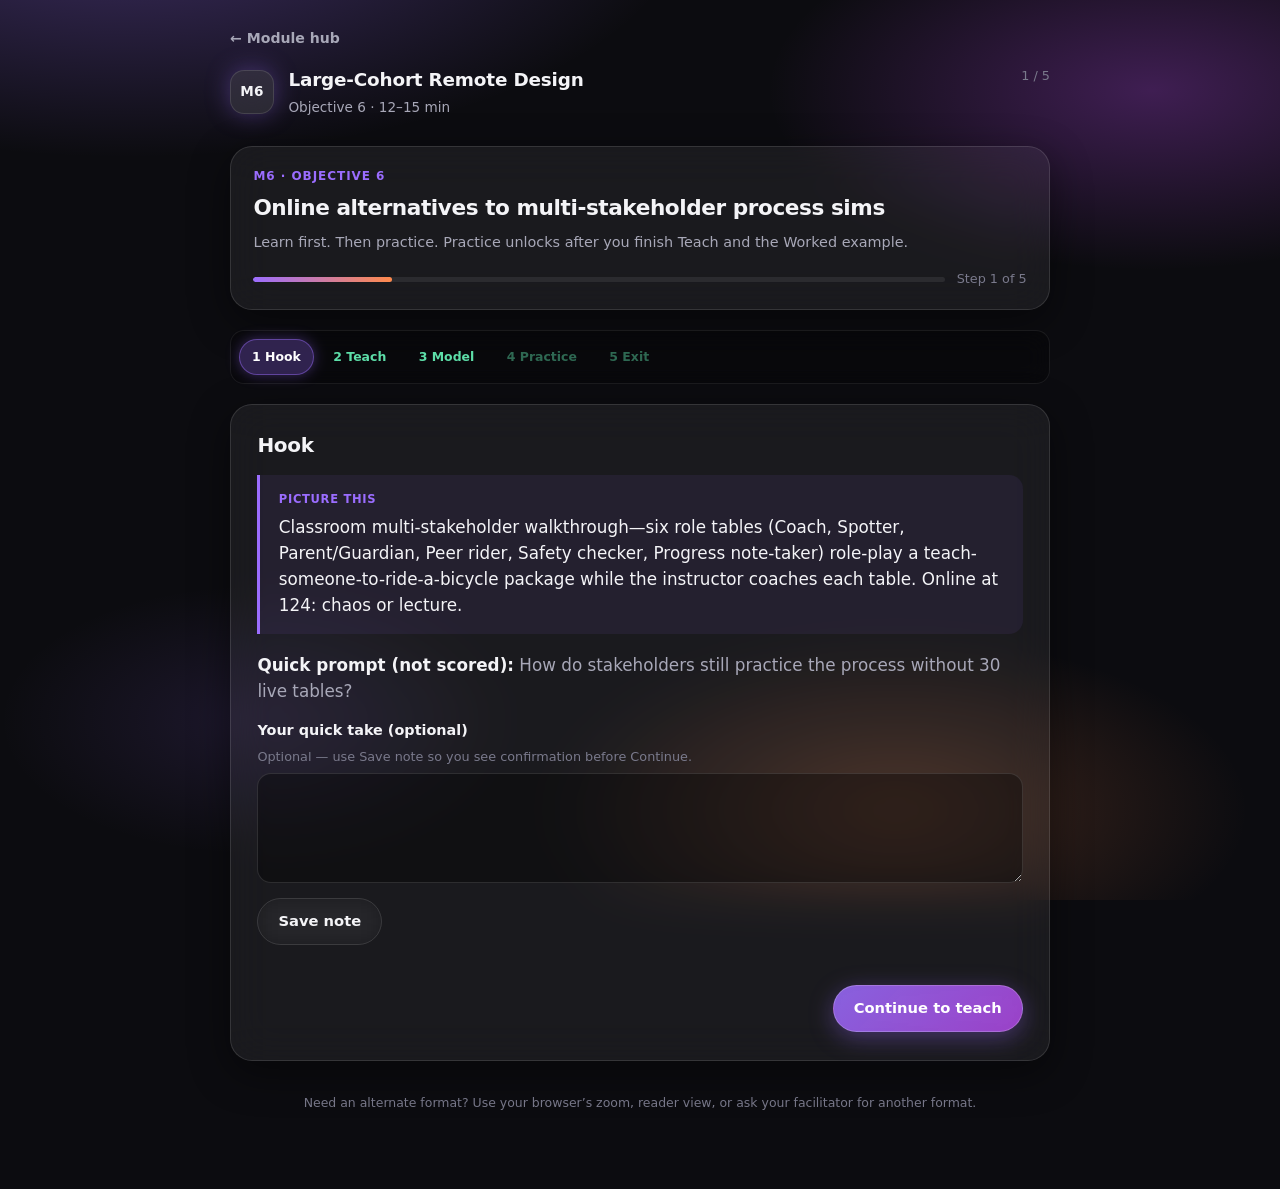
<file: modules/m6/index.html>
<!DOCTYPE html>
<html lang="en">
<head>
<meta charset="UTF-8">
<meta name="viewport" content="width=device-width, initial-scale=1">
<title>Online alternatives to multi-stakeholder process sims — Large-Cohort Remote Design</title>
<link rel="stylesheet" href="../../assets/css/app.css">
</head>
<body>
<a class="skip-link" href="#main">Skip to content</a>
<div class="app">
  <a class="back-hub" href="../../index.html">← Module hub</a>
  <header class="topbar">
    <div class="brand">
      <div class="brand-mark" aria-hidden="true">M6</div>
      <div>
        <h1>Large-Cohort Remote Design</h1>
        <p>Objective 6 · 12–15 min</p>
      </div>
    </div>
    <div class="topbar-meta"><span id="progress-label">1 / 5</span></div>
  </header>
  <main id="main">
    <section class="glass module-header">
      <p class="eyebrow">M6 · Objective 6</p>
      <h1>Online alternatives to multi-stakeholder process sims</h1>
      <p class="obj">Learn first. Then practice. Practice unlocks after you finish Teach and the Worked example.</p>
      <div class="module-status">
        <div class="progress-track"><div class="progress-fill" id="progress-fill"></div></div>
        <span id="progress-text">Step 1 of 5</span>
      </div>
    </section>
    <nav class="step-nav" id="step-nav" aria-label="Module steps">
      <button type="button" class="nav-step" data-step="0">1 Hook</button>
      <button type="button" class="nav-step" data-step="1">2 Teach</button>
      <button type="button" class="nav-step" data-step="2">3 Model</button>
      <button type="button" class="nav-step" data-step="3">4 Practice</button>
      <button type="button" class="nav-step" data-step="4">5 Exit</button>
    </nav>
    <div id="hard-gate-alert" class="gate-msg" hidden role="alert"></div>
    <div id="complete-banner" class="glass complete-banner" hidden>
      <h3>Module complete</h3>
      <p>Your practice answers are saved in this browser. Head back to the hub when you’re ready for the next module.</p>
    </div>

    <section class="screen" id="s1">
      <div class="glass panel">
        <h2>Hook</h2>
        <div class="scenario">
          <span class="label">Picture this</span>
          <p class="lead" style="margin:0">Classroom multi-stakeholder walkthrough—six role tables (Coach, Spotter, Parent/Guardian, Peer rider, Safety checker, Progress note-taker) role-play a teach-someone-to-ride-a-bicycle package while the instructor coaches each table. Online at 124: chaos or lecture.</p>
        </div>
        <p><strong style="color:var(--text)">Quick prompt (not scored):</strong> How do stakeholders still practice the process without 30 live tables?</p>
        <div class="field"><label for="m6-hook">Your quick take (optional)</label><textarea id="m6-hook" data-persist="m6-hook" rows="3"></textarea></div>
        <div class="actions"><span class="spacer"></span><button type="button" class="btn btn-primary" data-next>Continue to teach</button></div>
      </div>
    </section>

    <section class="screen" id="s2">
      <div class="glass panel">
        <h2>Teach — Staged sequence instead of 30 live tables</h2>
        <p class="lead">Live multi-stakeholder walkthroughs fail at 1:124 because coaching every table and keeping all roles live exceeds one-instructor bandwidth. Use M3 pattern <em>names</em> when you need them—don’t re-dump the full menu here.</p>
        <div class="teach-section">
          <h3>Staged sequence (the redesign spine)</h3>
          <ol>
            <li><strong>Individual commit</strong> on a stage decision via poll or worksheet.</li>
            <li><strong>Role-assigned small-group negotiation</strong> producing a stage artifact (~8–10 or ~4–6 people).</li>
            <li><strong>Fishbowl or exemplar debrief</strong> of 1–2 groups’ artifacts (outer cohort uses an observation checklist—a structured watching job, not a module tick-all).</li>
            <li><strong>Calibrated peer or rubric-scored individual reflection</strong> on “what I would do differently as [role].”</li>
          </ol>
        </div>
        <div class="teach-section">
          <h3>M4 formative pointer rule</h3>
          <p>Attach <strong style="color:var(--text)">one M4-style mid-session check by name</strong> (pointer only—name the method, don’t rebuild the whole plan). Full formative design is out of scope here; the full activity + formative + summative package is M7.</p>
        </div>
        <div class="actions">
          <button type="button" class="btn btn-ghost" data-prev>Back</button>
          <span class="spacer"></span>
          <button type="button" class="btn btn-primary" data-next>Continue to worked example</button>
        </div>
      </div>
    </section>

    <section class="screen" id="s3">
      <div class="glass panel">
        <h2>Worked example — Classroom → online activity sequence</h2>
        <p><strong style="color:var(--text)">Classroom seed:</strong> Six role tables (Coach, Spotter, Parent/Guardian, Peer rider, Safety checker, Progress note-taker) role-play a teach-someone-to-ride-a-bicycle package; instructor coaches each table.</p>
        <div class="glass-soft callout callout--model">
          <p class="callout-title">Strong sequence (generic stages)</p>
          <ol>
            <li>Async prep: claim role; submit one role-appropriate input to a shared template.</li>
            <li>Live negotiation (12 min): teams of about 4–6 write a short readiness note + next coaching move (balance → pedal) in a shared doc.</li>
            <li>Fishbowl or exemplar debrief (8–10 min): a few people talk (or you show strong/weak samples); everyone else completes a watching checklist.</li>
            <li>Individual reflection: score yourself on a short rubric—“what I would do differently as [role].”</li>
            <li><strong>Mid-session check (formative pointer):</strong> name a Peer Instruction poll on the bike-teaching decision fork (training wheels vs try without)—that’s your M4 method by name only.</li>
          </ol>
        </div>
        <p style="font-size:0.9rem;color:var(--text-dim)">Keep stages generic. Don’t invent org doctrine. Don’t expand into a full formative/summative package inside this beat.</p>
        <div class="actions">
          <button type="button" class="btn btn-ghost" data-prev>Back</button>
          <span class="spacer"></span>
          <button type="button" class="btn btn-primary" data-to-practice data-next>Continue to practice</button>
        </div>
      </div>
    </section>

    <section class="screen" id="s4">
      <div class="glass panel">
        <h2>Practice — Redesign the multi-stakeholder walkthrough</h2>
        <div id="practice-lock" class="glass-soft callout callout--locked" hidden>
          <p class="callout-title">Practice locked</p>
          <p>Finish Teach and the Worked example first. Practice stays blocked until both are done—so you stage the sequence instead of hoping 30 live tables somehow work online.</p>
        </div>
        <div class="glass-soft callout callout--criteria">
          <p class="callout-title">What “good enough” looks like</p>
          <ul>
            <li>Classroom failure named · Online pattern / staged sequence named</li>
            <li>Roles preserved without all live tables · Roles + sequence + scale pattern + directions</li>
            <li><strong>Named M4 formative method</strong> (pointer only) · Bandwidth realistic with zero TA help</li>
          </ul>
        </div>
        <div class="field">
          <label for="m6-seq">Activity sequence (roles, stages, scale pattern, directions)</label>
          <textarea id="m6-seq" data-persist="m6-seq" data-required-practice rows="8"></textarea>
        </div>
        <div class="field">
          <label for="m6-pointer">Named M4 formative method (pointer only)</label>
          <select id="m6-pointer" data-persist="m6-pointer" data-required-practice>
            <option value="">Select one…</option>
            <option value="pi">Peer Instruction / response poll</option>
            <option value="interrupted">Interrupted case short answers</option>
            <option value="template">Structured worksheet / template</option>
            <option value="peer">Protocol peer feedback</option>
            <option value="auto">Auto-graded quiz + elaborated feedback</option>
          </select>
        </div>
        <div class="field">
          <label for="m6-debrief">Optional debrief — Quote your named M4 formative pointer</label>
          <textarea id="m6-debrief" data-persist="m6-debrief" data-debrief rows="2"></textarea>
        </div>
        <div class="actions">
          <button type="button" class="btn btn-ghost" data-prev>Back</button>
          <span class="spacer"></span>
          <button type="button" class="btn btn-primary" data-next>Continue to exit</button>
        </div>
      </div>
    </section>

    <section class="screen" id="s5">
      <div class="glass panel">
        <h2>Exit</h2>
        <p class="lead">You can redesign multi-stakeholder process activities for large-cohort remote.</p>
        <p><strong style="color:var(--text)">Next:</strong> M7 Capstone after M1–M6.</p>
        <div class="actions">
          <button type="button" class="btn btn-ghost" data-prev>Back</button>
          <span class="spacer"></span>
          <button type="button" class="btn btn-primary" data-complete-module>Mark module complete</button>
          <a class="btn" href="../../index.html">Back to hub</a>
        </div>
      </div>
    </section>

  </main>
  <p class="footer-note">Need an alternate format? Use your browser’s zoom, reader view, or ask your facilitator for another format.</p>
</div>
<script src="../../assets/js/app.js"></script>
<script>
LCApp.initShell({
  moduleId: 'm6',
  screens: ['s1','s2','s3','s4','s5'],
  progressEl: document.getElementById('progress-label'),
  fillEl: document.getElementById('progress-fill'),
  stepNav: document.getElementById('step-nav'),
  onScreen: function(id, idx) {
    document.getElementById('progress-text').textContent = 'Step ' + (idx+1) + ' of 5';
  }
});
</script>
</body>
</html>
</file>
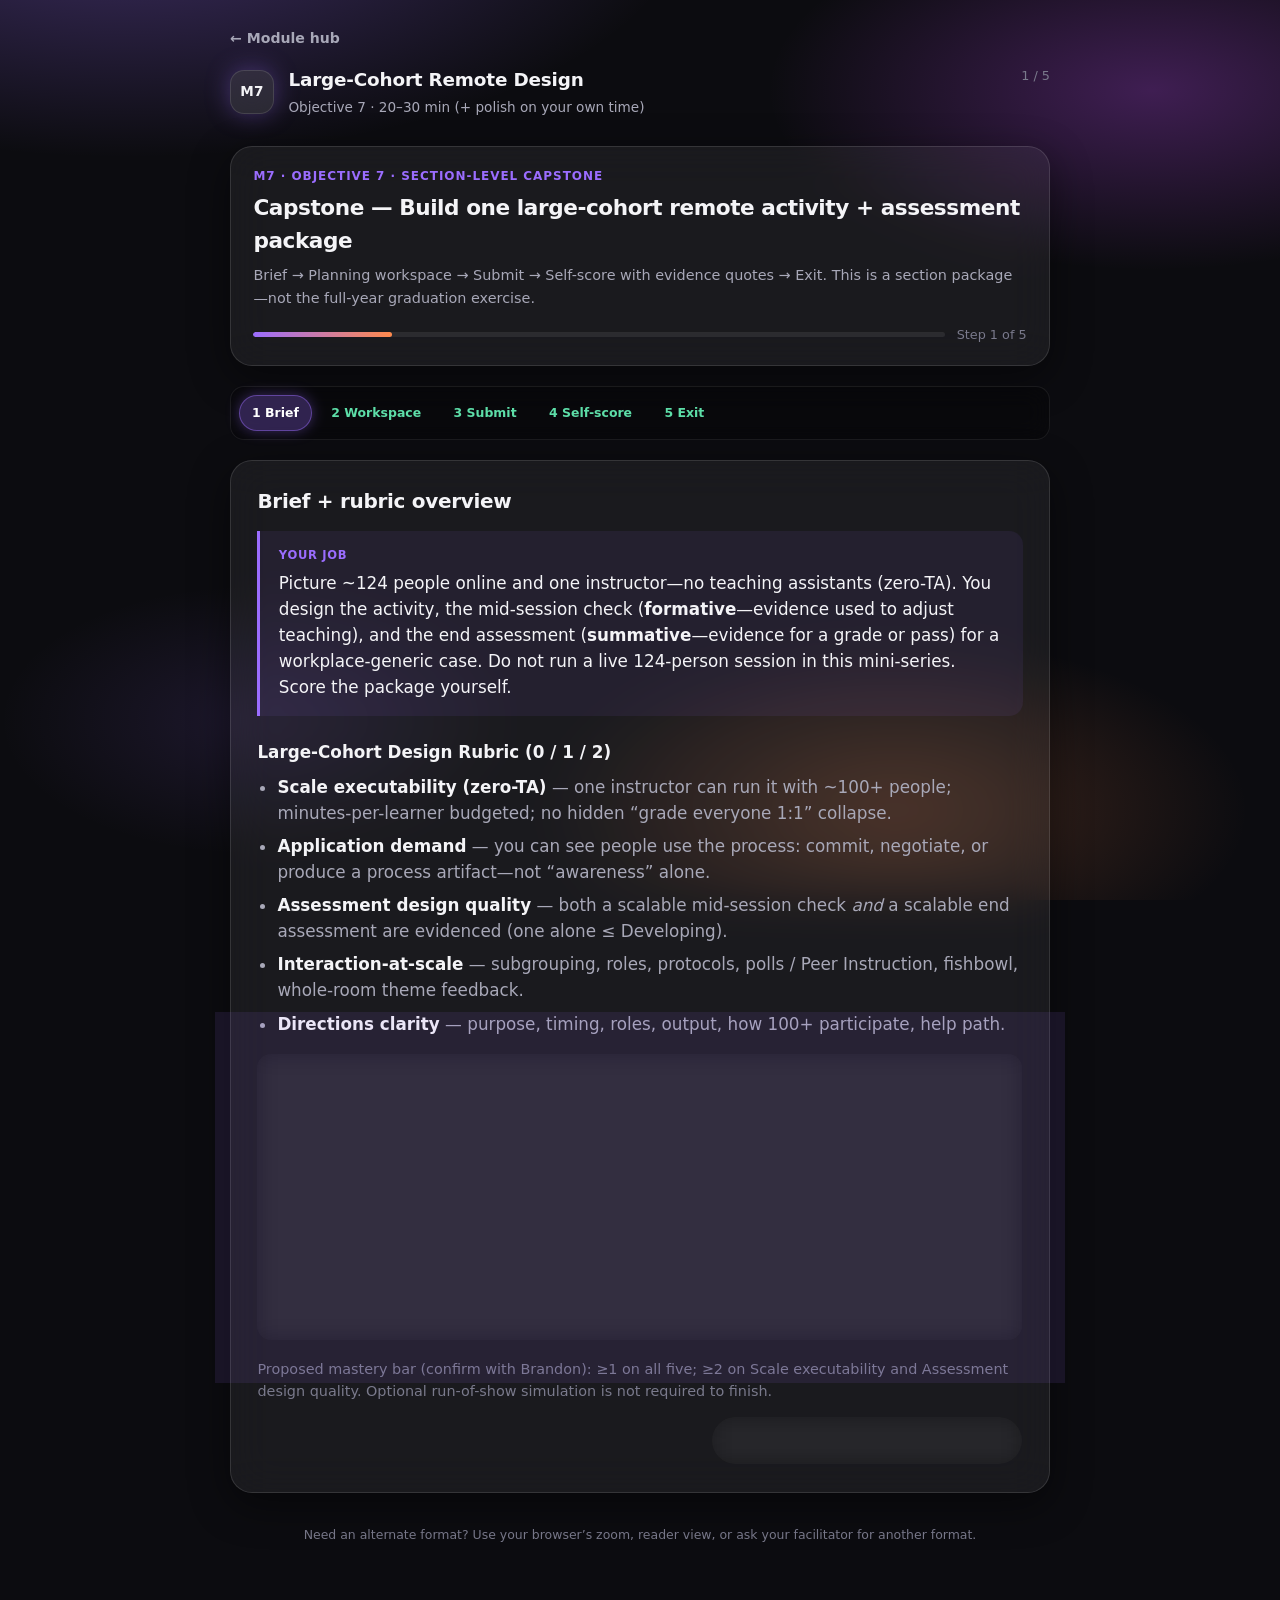
<file: modules/m7/index.html>
<!DOCTYPE html>
<html lang="en">
<head>
<meta charset="UTF-8">
<meta name="viewport" content="width=device-width, initial-scale=1">
<title>Capstone — Large-Cohort Remote Design</title>
<link rel="stylesheet" href="../../assets/css/app.css">
</head>
<body>
<a class="skip-link" href="#main">Skip to content</a>
<div class="app">
  <a class="back-hub" href="../../index.html">← Module hub</a>
  <header class="topbar">
    <div class="brand">
      <div class="brand-mark" aria-hidden="true">M7</div>
      <div>
        <h1>Large-Cohort Remote Design</h1>
        <p>Objective 7 · 20–30 min (+ polish on your own time)</p>
      </div>
    </div>
    <div class="topbar-meta"><span id="progress-label">1 / 5</span></div>
  </header>

  <main id="main">
    <section class="glass module-header">
      <p class="eyebrow">M7 · Objective 7 · Section-level capstone</p>
      <h1>Capstone — Build one large-cohort remote activity + assessment package</h1>
      <p class="obj">Brief → Planning workspace → Submit → Self-score with evidence quotes → Exit. This is a section package—not the full-year graduation exercise.</p>
      <div class="module-status">
        <div class="progress-track"><div class="progress-fill" id="progress-fill"></div></div>
        <span id="progress-text">Step 1 of 5</span>
      </div>
    </section>

    <nav class="step-nav" id="step-nav" aria-label="Module steps">
      <button type="button" class="nav-step">1 Brief</button>
      <button type="button" class="nav-step">2 Workspace</button>
      <button type="button" class="nav-step">3 Submit</button>
      <button type="button" class="nav-step">4 Self-score</button>
      <button type="button" class="nav-step">5 Exit</button>
    </nav>

    <div id="complete-banner" class="glass complete-banner" hidden>
      <h3>Capstone complete</h3>
      <p>Your package and self-score are saved in this browser. Do one revision pass after your first score.</p>
    </div>

    <!-- S1 Brief -->
    <section class="screen" id="s1">
      <div class="glass panel">
        <h2>Brief + rubric overview</h2>
        <div class="scenario">
          <span class="label">Your job</span>
          <p class="lead" style="margin:0">Picture ~124 people online and one instructor—no teaching assistants (zero-TA). You design the activity, the mid-session check (<strong style="color:var(--text)">formative</strong>—evidence used to adjust teaching), and the end assessment (<strong style="color:var(--text)">summative</strong>—evidence for a grade or pass) for a workplace-generic case. Do not run a live 124-person session in this mini-series. Score the package yourself.</p>
        </div>
        <h3>Large-Cohort Design Rubric (0 / 1 / 2)</h3>
        <ul>
          <li><strong>Scale executability (zero-TA)</strong> — one instructor can run it with ~100+ people; minutes-per-learner budgeted; no hidden “grade everyone 1:1” collapse.</li>
          <li><strong>Application demand</strong> — you can see people use the process: commit, negotiate, or produce a process artifact—not “awareness” alone.</li>
          <li><strong>Assessment design quality</strong> — both a scalable mid-session check <em>and</em> a scalable end assessment are evidenced (one alone ≤ Developing).</li>
          <li><strong>Interaction-at-scale</strong> — subgrouping, roles, protocols, polls / Peer Instruction, fishbowl, whole-room theme feedback.</li>
          <li><strong>Directions clarity</strong> — purpose, timing, roles, output, how 100+ participate, help path.</li>
        </ul>
        <div class="glass-soft callout callout--criteria">
          <p class="callout-title">What counts as evidence (not a tick-all wall)</p>
          <ul>
            <li>Completed activity plan with an application objective, segments, a named large-cohort pattern, and directions</li>
            <li>Formative (mid-session) plan: evidence, sampling/auto/peer, minutes-per-learner, instructor action</li>
            <li>Summative (end) plan: product, rubric, CPR-like / two-tier / group+individual / sampling</li>
            <li>Self-score with an evidence quote for each rubric dimension</li>
            <li>Honesty / integrity affirmation (this module only)</li>
            <li>Empty template · unreformed breakout+sample · quiz-only for an application objective = fail</li>
          </ul>
        </div>
        <p style="font-size:0.9rem;color:var(--text-dim)">Proposed mastery bar (confirm with Brandon): ≥1 on all five; ≥2 on Scale executability and Assessment design quality. Optional run-of-show simulation is not required to finish.</p>
        <div class="actions">
          <span class="spacer"></span>
          <button type="button" class="btn btn-primary" data-next>Continue to planning workspace</button>
        </div>
      </div>
    </section>

    <!-- S2 Workspace -->
    <section class="screen" id="s2">
      <div class="glass panel">
        <h2>Planning workspace</h2>
        <p>Case ideas: teaching someone to ride a bicycle (primary — keep bike content obvious); optional — quality-incident response, meeting-room booking.</p>

        <div class="field">
          <label for="m7case">Case / scenario (workplace-generic)</label>
          <textarea id="m7case" data-persist="m7case" rows="3" placeholder="Name the process / application case…"></textarea>
        </div>
        <div class="field">
          <label for="m7obj">Measurable application objective (what someone does that you can see)</label>
          <textarea id="m7obj" data-persist="m7obj" rows="3"></textarea>
        </div>
        <div class="field">
          <label for="m7pat">Large-cohort scale pattern (one of the three taught patterns preferred; gallery OK if you justify it)</label>
          <textarea id="m7pat" data-persist="m7pat" rows="3" placeholder="e.g., shared-doc + Peer Instruction; fishbowl; interrupted case…"></textarea>
        </div>
        <div class="field">
          <label for="m7chunks">Timed segments / chunk outline</label>
          <textarea id="m7chunks" data-persist="m7chunks" rows="4" placeholder="Optional detail — helps Scale executability"></textarea>
        </div>
        <div class="field">
          <label for="m7dir">Participant directions (≥1 segment)</label>
          <textarea id="m7dir" data-persist="m7dir" rows="4"></textarea>
        </div>
        <div class="field">
          <label for="m7form">Scalable formative (mid-session) plan</label>
          <textarea id="m7form" data-persist="m7form" rows="5" placeholder="Evidence, method, sampling/timebox, instructor action, minutes-per-learner…"></textarea>
        </div>
        <div class="field">
          <label for="m7sum">Scalable summative / performance (end) plan</label>
          <textarea id="m7sum" data-persist="m7sum" rows="5" placeholder="Product, criteria, CPR-like / two-tier / group+individual, tool contingency…"></textarea>
        </div>
        <div class="field">
          <label for="m7ros">Optional — run-of-show / facilitation moves (not required)</label>
          <textarea id="m7ros" data-persist="m7ros" rows="4" placeholder="Minute marks + ≥3 critical instructor moves…"></textarea>
        </div>

        <div class="actions">
          <button type="button" class="btn btn-ghost" data-prev>Back</button>
          <span class="spacer"></span>
          <button type="button" class="btn btn-primary" data-next>Continue to submit</button>
        </div>
      </div>
    </section>

    <!-- S3 Submit -->
    <section class="screen" id="s3">
      <div class="glass panel">
        <h2>Submit check</h2>
        <div class="glass-soft callout callout--warn">
          <p class="callout-title">You cannot proceed if</p>
          <p>Empty template · unreformed breakout+sample with no scale redesign · quiz-only when the objective is process/application.</p>
        </div>
        <p>Fill the required workspace fields, then affirm integrity for this capstone evidence.</p>
        <label class="checkbox-row">
          <input type="checkbox" id="m7gate" data-persist-check="m7gate">
          <span><strong style="color:var(--text)">Honesty / integrity affirmation:</strong> I affirm this package is my own design for a workplace-generic process/application case at ~1 instructor : 124 learners with zero TA help. It is not an empty template, an unreformed classroom pattern, or quiz-only evidence for an application objective.</span>
        </label>
        <div id="m7-gate-msg" class="gate-msg" hidden role="alert"></div>
        <div class="actions">
          <button type="button" class="btn btn-ghost" data-prev>Back</button>
          <span class="spacer"></span>
          <button type="button" class="btn btn-primary" data-gate-next="m7-submit">Continue to self-score</button>
        </div>
      </div>
    </section>

    <!-- S4 Self-score -->
    <section class="screen" id="s4">
      <div class="glass panel">
        <h2>Self-score with evidence quotes</h2>
        <p>Score each dimension 0 / 1 / 2 and quote a specific plan element as evidence. This is not a checkbox wall.</p>

        <div class="glass-soft rubric-dim">
          <h3>Scale executability (zero-TA)</h3>
          <p class="dim-help">0 Missing · 1 Developing · 2 Proficient (one instructor, minutes-per-learner, no 1:1 collapse)</p>
          <div class="radio-row" role="radiogroup" aria-label="Scale executability score">
            <label><input type="radio" name="r_scale" value="0" data-persist-radio> 0</label>
            <label><input type="radio" name="r_scale" value="1" data-persist-radio> 1</label>
            <label><input type="radio" name="r_scale" value="2" data-persist-radio> 2</label>
          </div>
          <div class="field" style="margin-top:0.75rem;margin-bottom:0">
            <label for="e_scale">Evidence quote</label>
            <textarea id="e_scale" data-persist="e_scale" rows="2" placeholder="Point to a specific plan element…"></textarea>
          </div>
        </div>

        <div class="glass-soft rubric-dim">
          <h3>Application demand</h3>
          <p class="dim-help">Learners commit, negotiate, or produce a process artifact—not awareness alone</p>
          <div class="radio-row" role="radiogroup" aria-label="Application demand score">
            <label><input type="radio" name="r_app" value="0" data-persist-radio> 0</label>
            <label><input type="radio" name="r_app" value="1" data-persist-radio> 1</label>
            <label><input type="radio" name="r_app" value="2" data-persist-radio> 2</label>
          </div>
          <div class="field" style="margin-top:0.75rem;margin-bottom:0">
            <label for="e_app">Evidence quote</label>
            <textarea id="e_app" data-persist="e_app" rows="2"></textarea>
          </div>
        </div>

        <div class="glass-soft rubric-dim">
          <h3>Assessment design quality</h3>
          <p class="dim-help">Proficient (2) requires <em>both</em> scalable formative (mid-session) and scalable summative (end) evidenced</p>
          <div class="radio-row" role="radiogroup" aria-label="Assessment design quality score">
            <label><input type="radio" name="r_assess" value="0" data-persist-radio> 0</label>
            <label><input type="radio" name="r_assess" value="1" data-persist-radio> 1</label>
            <label><input type="radio" name="r_assess" value="2" data-persist-radio> 2</label>
          </div>
          <div class="field" style="margin-top:0.75rem;margin-bottom:0">
            <label for="e_assess">Evidence quote</label>
            <textarea id="e_assess" data-persist="e_assess" rows="2"></textarea>
          </div>
        </div>

        <div class="glass-soft rubric-dim">
          <h3>Interaction-at-scale</h3>
          <p class="dim-help">Deliberate learner↔content, learner↔instructor, and learner↔learner moves designed for a large cohort</p>
          <div class="radio-row" role="radiogroup" aria-label="Interaction-at-scale score">
            <label><input type="radio" name="r_int" value="0" data-persist-radio> 0</label>
            <label><input type="radio" name="r_int" value="1" data-persist-radio> 1</label>
            <label><input type="radio" name="r_int" value="2" data-persist-radio> 2</label>
          </div>
          <div class="field" style="margin-top:0.75rem;margin-bottom:0">
            <label for="e_int">Evidence quote</label>
            <textarea id="e_int" data-persist="e_int" rows="2"></textarea>
          </div>
        </div>

        <div class="glass-soft rubric-dim">
          <h3>Directions clarity</h3>
          <p class="dim-help">Purpose, timing, roles, output, participation-at-scale, help path</p>
          <div class="radio-row" role="radiogroup" aria-label="Directions clarity score">
            <label><input type="radio" name="r_dir" value="0" data-persist-radio> 0</label>
            <label><input type="radio" name="r_dir" value="1" data-persist-radio> 1</label>
            <label><input type="radio" name="r_dir" value="2" data-persist-radio> 2</label>
          </div>
          <div class="field" style="margin-top:0.75rem;margin-bottom:0">
            <label for="e_dir">Evidence quote</label>
            <textarea id="e_dir" data-persist="e_dir" rows="2"></textarea>
          </div>
        </div>

        <div class="actions">
          <button type="button" class="btn btn-ghost" data-prev>Back</button>
          <span class="spacer"></span>
          <button type="button" class="btn btn-primary" data-next>Continue to exit</button>
        </div>
      </div>
    </section>

    <!-- S5 Exit -->
    <section class="screen" id="s5">
      <div class="glass panel">
        <h2>Exit</h2>
        <p class="lead">Mini-series (section-level) is complete for the v1.3 spine when you mark complete below.</p>
        <p>Do one revision cycle after your first self-score. The course graduation exercise is a host-course / later layer—not built here.</p>
        <div id="m7-complete-msg" class="gate-msg" hidden role="alert"></div>
        <div class="actions">
          <button type="button" class="btn btn-ghost" data-prev>Back</button>
          <span class="spacer"></span>
          <button type="button" class="btn btn-primary" data-complete-module>Mark capstone complete</button>
          <a class="btn" href="../../index.html">Back to hub</a>
        </div>
        <p style="margin-top:0.75rem;font-size:0.85rem;color:var(--text-dim)">Complete unlocks when workspace fields, honesty affirmation, five radios, and five evidence quotes are filled. Optional run-of-show is not required.</p>
      </div>
    </section>
  </main>
  <p class="footer-note">Need an alternate format? Use your browser’s zoom, reader view, or ask your facilitator for another format.</p>
</div>
<script src="../../assets/js/app.js"></script>
<script>
LCApp.initShell({
  moduleId: 'm7',
  screens: ['s1','s2','s3','s4','s5'],
  progressEl: document.getElementById('progress-label'),
  fillEl: document.getElementById('progress-fill'),
  stepNav: document.getElementById('step-nav'),
  onScreen: function(id, idx) {
    document.getElementById('progress-text').textContent = 'Step ' + (idx+1) + ' of 5';
  }
});
</script>
</body>
</html>
</file>
<file: assets/css/app.css>
/* Large-Cohort Remote Design — PRIMARY dark glassmorphism
   Visual bar: build/refs/PRIMARY-dark-glassmorphism.jpg
   Hub sequencing: SECONDARY lesson-list structure only (no promo chrome) */

:root {
  --bg: #0c0c10;
  --bg-elevated: #14141c;
  --glass: rgba(255, 255, 255, 0.06);
  --glass-strong: rgba(255, 255, 255, 0.10);
  --glass-border: rgba(255, 255, 255, 0.12);
  --glass-border-soft: rgba(255, 255, 255, 0.08);
  --text: #f4f4f7;
  --text-muted: #a8a8b8;
  --text-dim: #7a7a8c;
  --purple: #9b6dff;
  --magenta: #c44dff;
  --orange: #ff8a4c;
  --glow-purple: rgba(155, 109, 255, 0.35);
  --glow-magenta: rgba(196, 77, 255, 0.28);
  --glow-orange: rgba(255, 138, 76, 0.22);
  --success: #5ddea8;
  --warn: #ffb454;
  --danger: #ff6b8a;
  --radius: 22px;
  --radius-sm: 14px;
  --radius-pill: 999px;
  --font: "Segoe UI", system-ui, -apple-system, BlinkMacSystemFont, "Helvetica Neue", sans-serif;
  --shadow: 0 12px 40px rgba(0, 0, 0, 0.45);
  --max: 860px;
  --hub-max: 720px;
}

*, *::before, *::after { box-sizing: border-box; }

html { scroll-behavior: smooth; }

body {
  margin: 0;
  min-height: 100vh;
  font-family: var(--font);
  font-size: 1.05rem;
  line-height: 1.55;
  color: var(--text);
  background: var(--bg);
  background-image:
    radial-gradient(ellipse 80% 50% at 10% -10%, var(--glow-purple), transparent 55%),
    radial-gradient(ellipse 60% 40% at 90% 10%, var(--glow-magenta), transparent 50%),
    radial-gradient(ellipse 50% 35% at 70% 90%, var(--glow-orange), transparent 55%),
    radial-gradient(ellipse 40% 30% at 20% 80%, rgba(155, 109, 255, 0.12), transparent 50%);
  background-attachment: fixed;
}

.skip-link {
  position: absolute;
  left: -9999px;
  top: 0;
  z-index: 100;
  padding: 0.75rem 1.25rem;
  background: var(--purple);
  color: #fff;
  border-radius: var(--radius-sm);
  text-decoration: none;
  font-weight: 600;
}
.skip-link:focus {
  left: 1rem;
  top: 1rem;
}

.app {
  max-width: var(--max);
  margin: 0 auto;
  padding: 1.5rem 1.25rem 4rem;
}

.app--hub { max-width: var(--hub-max); }

/* —— Top bar —— */
.topbar {
  display: flex;
  align-items: flex-start;
  justify-content: space-between;
  gap: 1rem;
  margin-bottom: 1.75rem;
}
.brand { display: flex; gap: 0.9rem; align-items: center; }
.brand-mark {
  width: 44px; height: 44px;
  border-radius: 14px;
  display: grid; place-items: center;
  font-weight: 700; font-size: 0.85rem; letter-spacing: 0.02em;
  background: var(--glass-strong);
  border: 1px solid var(--glass-border);
  backdrop-filter: blur(16px);
  -webkit-backdrop-filter: blur(16px);
  box-shadow: 0 0 24px var(--glow-purple);
  flex-shrink: 0;
}
.brand h1 {
  margin: 0;
  font-size: 1.15rem;
  font-weight: 650;
  letter-spacing: -0.01em;
}
.brand p {
  margin: 0.15rem 0 0;
  font-size: 0.85rem;
  color: var(--text-muted);
}
.topbar-meta {
  text-align: right;
  font-size: 0.8rem;
  color: var(--text-dim);
  white-space: nowrap;
}

/* —— Glass surfaces —— */
.glass {
  background: var(--glass);
  border: 1px solid var(--glass-border);
  border-radius: var(--radius);
  backdrop-filter: blur(20px);
  -webkit-backdrop-filter: blur(20px);
  box-shadow: var(--shadow);
}
.glass-soft {
  background: rgba(255, 255, 255, 0.04);
  border: 1px solid var(--glass-border-soft);
  border-radius: var(--radius-sm);
  backdrop-filter: blur(12px);
  -webkit-backdrop-filter: blur(12px);
}

/* —— Hub lesson list (SECONDARY sequencing) —— */
.hub-intro {
  padding: 1.5rem 1.6rem;
  margin-bottom: 1.5rem;
}
.hub-intro h2 {
  margin: 0 0 0.5rem;
  font-size: 1.45rem;
  letter-spacing: -0.02em;
}
.hub-intro p {
  margin: 0;
  color: var(--text-muted);
  font-size: 0.95rem;
}
.hub-progress {
  display: flex;
  align-items: center;
  gap: 0.75rem;
  margin-top: 1.1rem;
}
.hub-progress-track {
  flex: 1;
  height: 6px;
  border-radius: var(--radius-pill);
  background: rgba(255, 255, 255, 0.08);
  overflow: hidden;
}
.hub-progress-fill {
  height: 100%;
  width: 0%;
  border-radius: inherit;
  background: linear-gradient(90deg, var(--purple), var(--magenta));
  transition: width 0.35s ease;
}
.hub-progress-label {
  font-size: 0.8rem;
  color: var(--text-dim);
  min-width: 4.5rem;
  text-align: right;
}

.lesson-list {
  list-style: none;
  margin: 0;
  padding: 0.35rem 0;
}
.lesson-item {
  border-bottom: 1px solid rgba(255, 255, 255, 0.06);
}
.lesson-item:last-child { border-bottom: none; }
.lesson-link {
  display: flex;
  align-items: center;
  gap: 1rem;
  padding: 1.05rem 1.35rem;
  text-decoration: none;
  color: inherit;
  transition: background 0.2s ease;
  border-radius: 0;
}
.lesson-link:hover,
.lesson-link:focus-visible {
  background: rgba(155, 109, 255, 0.08);
  outline: none;
}
.lesson-num {
  width: 2rem;
  height: 2rem;
  border-radius: 50%;
  display: grid;
  place-items: center;
  font-size: 0.85rem;
  font-weight: 650;
  flex-shrink: 0;
  background: rgba(255, 255, 255, 0.06);
  border: 1px solid var(--glass-border);
  color: var(--text-muted);
}
.lesson-item.is-complete .lesson-num {
  background: rgba(93, 222, 168, 0.15);
  border-color: rgba(93, 222, 168, 0.4);
  color: var(--success);
}
.lesson-item.is-active .lesson-num {
  background: rgba(155, 109, 255, 0.25);
  border-color: rgba(155, 109, 255, 0.55);
  color: #fff;
  box-shadow: 0 0 16px var(--glow-purple);
}
.lesson-body { flex: 1; min-width: 0; }
.lesson-title {
  margin: 0;
  font-size: 1rem;
  font-weight: 600;
}
.lesson-meta {
  margin: 0.2rem 0 0;
  font-size: 0.8rem;
  color: var(--text-dim);
}
.lesson-time {
  font-size: 0.8rem;
  color: var(--text-dim);
  flex-shrink: 0;
}
.lesson-status {
  font-size: 0.72rem;
  font-weight: 600;
  letter-spacing: 0.04em;
  text-transform: uppercase;
  color: var(--text-dim);
}
.lesson-item.is-complete .lesson-status { color: var(--success); }
.lesson-item.is-active .lesson-status { color: var(--purple); }

.hub-note {
  margin-top: 1.5rem;
  padding: 1rem 1.25rem;
  font-size: 0.85rem;
  color: var(--text-muted);
}

/* —— Module chrome —— */
.module-header {
  padding: 1.25rem 1.4rem;
  margin-bottom: 1.25rem;
}
.module-header .eyebrow {
  margin: 0 0 0.35rem;
  font-size: 0.75rem;
  font-weight: 650;
  letter-spacing: 0.08em;
  text-transform: uppercase;
  color: var(--purple);
}
.module-header h1 {
  margin: 0 0 0.4rem;
  font-size: 1.35rem;
  letter-spacing: -0.02em;
}
.module-header .obj {
  margin: 0;
  font-size: 0.9rem;
  color: var(--text-muted);
}
.module-status {
  display: flex;
  align-items: center;
  gap: 0.75rem;
  margin-top: 1rem;
  font-size: 0.8rem;
  color: var(--text-dim);
}
.progress-track {
  flex: 1;
  height: 5px;
  border-radius: var(--radius-pill);
  background: rgba(255, 255, 255, 0.08);
  overflow: hidden;
}
.progress-fill {
  height: 100%;
  width: 20%;
  background: linear-gradient(90deg, var(--purple), var(--orange));
  border-radius: inherit;
  transition: width 0.3s ease;
}

/* Step nav — quiet lesson-list feel */
.step-nav {
  display: flex;
  flex-wrap: wrap;
  gap: 0.4rem;
  margin-bottom: 1.25rem;
  padding: 0.5rem;
  background: rgba(0, 0, 0, 0.25);
  border: 1px solid var(--glass-border-soft);
  border-radius: var(--radius-sm);
  backdrop-filter: blur(12px);
  -webkit-backdrop-filter: blur(12px);
}
.nav-step {
  appearance: none;
  border: 1px solid transparent;
  background: transparent;
  color: var(--text-dim);
  font: inherit;
  font-size: 0.78rem;
  font-weight: 600;
  padding: 0.45rem 0.75rem;
  border-radius: var(--radius-pill);
  cursor: pointer;
  transition: background 0.15s, color 0.15s, border-color 0.15s;
}
.nav-step:hover:not(:disabled),
.nav-step:focus-visible:not(:disabled) {
  color: var(--text);
  background: rgba(255, 255, 255, 0.06);
  outline: none;
}
.nav-step.active {
  color: #fff;
  background: rgba(155, 109, 255, 0.28);
  border-color: rgba(155, 109, 255, 0.45);
  box-shadow: 0 0 14px var(--glow-purple);
}
.nav-step.done:not(.active) { color: var(--success); }
.nav-step.locked,
.nav-step:disabled {
  opacity: 0.45;
  cursor: not-allowed;
}

/* Screens */
.screen { display: none; }
.screen.active { display: block; animation: fadeIn 0.28s ease; }
@keyframes fadeIn {
  from { opacity: 0; transform: translateY(6px); }
  to { opacity: 1; transform: none; }
}

.panel {
  padding: 1.6rem 1.65rem 1.75rem;
  margin-bottom: 1.25rem;
}
.panel h2 {
  margin: 0 0 0.85rem;
  font-size: 1.25rem;
  letter-spacing: -0.015em;
}
.panel h3 {
  margin: 1.4rem 0 0.55rem;
  font-size: 1.05rem;
  color: var(--text);
}
.panel p { margin: 0 0 0.9rem; color: var(--text-muted); }
.panel p:last-child { margin-bottom: 0; }
.panel .lead {
  color: var(--text);
  font-size: 1.05rem;
}
.panel ul, .panel ol {
  margin: 0 0 1rem;
  padding-left: 1.25rem;
  color: var(--text-muted);
}
.panel li { margin-bottom: 0.45rem; }
.panel li strong { color: var(--text); }

.scenario {
  padding: 1rem 1.15rem;
  margin: 0 0 1.1rem;
  border-left: 3px solid var(--purple);
  background: rgba(155, 109, 255, 0.08);
  border-radius: 0 var(--radius-sm) var(--radius-sm) 0;
}
.scenario .label {
  display: block;
  font-size: 0.72rem;
  font-weight: 700;
  letter-spacing: 0.06em;
  text-transform: uppercase;
  color: var(--purple);
  margin-bottom: 0.35rem;
}

.callout {
  padding: 1rem 1.15rem;
  margin: 1.1rem 0;
}
.callout--criteria {
  border: 1px solid rgba(155, 109, 255, 0.35);
  background: rgba(155, 109, 255, 0.10);
  box-shadow: 0 0 28px rgba(155, 109, 255, 0.12);
}
.callout--warn {
  border: 1px solid rgba(255, 180, 84, 0.35);
  background: rgba(255, 180, 84, 0.08);
}
.callout--locked {
  border: 1px solid rgba(255, 107, 138, 0.4);
  background: rgba(255, 107, 138, 0.1);
}
.callout--model {
  border: 1px solid rgba(93, 222, 168, 0.3);
  background: rgba(93, 222, 168, 0.07);
}
.callout .callout-title {
  margin: 0 0 0.45rem;
  font-size: 0.78rem;
  font-weight: 700;
  letter-spacing: 0.06em;
  text-transform: uppercase;
  color: var(--text);
}
.callout ul { margin: 0; padding-left: 1.15rem; color: var(--text-muted); font-size: 0.92rem; }
.callout p { margin: 0; font-size: 0.92rem; }

.contrast {
  display: grid;
  gap: 0.85rem;
  margin: 1rem 0;
}
@media (min-width: 640px) {
  .contrast { grid-template-columns: 1fr 1fr; }
}
.contrast-card {
  padding: 1rem 1.1rem;
}
.contrast-card .tag {
  display: inline-block;
  font-size: 0.7rem;
  font-weight: 700;
  letter-spacing: 0.05em;
  text-transform: uppercase;
  margin-bottom: 0.4rem;
}
.tag--good { color: var(--success); }
.tag--weak { color: var(--warn); }

.teach-section { margin-bottom: 1.5rem; }
.teach-section:last-child { margin-bottom: 0; }

.gallery-strip {
  display: flex;
  flex-wrap: wrap;
  gap: 0.5rem;
  margin: 0.75rem 0 0;
}
.gallery-chip {
  font-size: 0.78rem;
  padding: 0.35rem 0.7rem;
  border-radius: var(--radius-pill);
  background: rgba(255, 255, 255, 0.05);
  border: 1px solid var(--glass-border-soft);
  color: var(--text-dim);
}

.chunk-table {
  width: 100%;
  border-collapse: collapse;
  font-size: 0.88rem;
  margin: 0.75rem 0 1rem;
}
.chunk-table th,
.chunk-table td {
  text-align: left;
  padding: 0.55rem 0.65rem;
  border-bottom: 1px solid rgba(255, 255, 255, 0.08);
  vertical-align: top;
  color: var(--text-muted);
}
.chunk-table th {
  color: var(--text-dim);
  font-weight: 650;
  font-size: 0.75rem;
  text-transform: uppercase;
  letter-spacing: 0.04em;
}
.chunk-table td:first-child { color: var(--text); font-weight: 600; white-space: nowrap; }

/* Forms */
.field { margin-bottom: 1.15rem; }
.field label {
  display: block;
  margin-bottom: 0.4rem;
  font-size: 0.9rem;
  font-weight: 600;
  color: var(--text);
}
.field .hint {
  display: block;
  margin-top: 0.25rem;
  font-size: 0.8rem;
  color: var(--text-dim);
  font-weight: 400;
}
.field .hook-save-hint { margin-bottom: 0.35rem; }
.field [data-hook-save] { margin-top: 0.5rem; }
.field .hook-save-status { margin-top: 0.4rem; min-height: 1.2em; }
.field textarea,
.field input[type="text"],
.field select {
  width: 100%;
  padding: 0.75rem 0.9rem;
  font: inherit;
  font-size: 0.95rem;
  color: var(--text);
  background: rgba(0, 0, 0, 0.35);
  border: 1px solid var(--glass-border);
  border-radius: var(--radius-sm);
  resize: vertical;
  transition: border-color 0.15s, box-shadow 0.15s;
}
.field textarea:focus,
.field input[type="text"]:focus,
.field select:focus {
  outline: none;
  border-color: rgba(155, 109, 255, 0.65);
  box-shadow: 0 0 0 3px rgba(155, 109, 255, 0.2);
}
.field textarea { min-height: 110px; }
.field select {
  appearance: none;
  background-image: url("data:image/svg+xml,%3Csvg xmlns='http://www.w3.org/2000/svg' width='12' height='8' viewBox='0 0 12 8'%3E%3Cpath fill='%23a8a8b8' d='M1 1l5 5 5-5'/%3E%3C/svg%3E");
  background-repeat: no-repeat;
  background-position: right 0.9rem center;
  padding-right: 2.2rem;
}
.field select option { background: #1a1a22; color: var(--text); }

.radio-row {
  display: flex;
  flex-wrap: wrap;
  gap: 0.65rem;
  margin-top: 0.4rem;
}
.radio-row label {
  display: inline-flex;
  align-items: center;
  gap: 0.4rem;
  font-weight: 500;
  font-size: 0.9rem;
  color: var(--text-muted);
  cursor: pointer;
  padding: 0.4rem 0.7rem;
  border-radius: var(--radius-pill);
  border: 1px solid var(--glass-border-soft);
  background: rgba(0, 0, 0, 0.2);
}
.radio-row input { accent-color: var(--purple); }
.checkbox-row {
  display: flex;
  align-items: flex-start;
  gap: 0.65rem;
  margin: 1rem 0;
  font-size: 0.92rem;
  color: var(--text-muted);
}
.checkbox-row input {
  margin-top: 0.2rem;
  accent-color: var(--purple);
  width: 1.1rem;
  height: 1.1rem;
  flex-shrink: 0;
}

.rubric-dim {
  padding: 1.15rem 1.2rem;
  margin-bottom: 1rem;
}
.rubric-dim h3 {
  margin: 0 0 0.35rem;
  font-size: 1rem;
}
.rubric-dim .dim-help {
  margin: 0 0 0.75rem;
  font-size: 0.82rem;
  color: var(--text-dim);
}

/* Nav actions */
.actions {
  display: flex;
  flex-wrap: wrap;
  gap: 0.65rem;
  align-items: center;
  margin-top: 0.25rem;
}
.btn {
  appearance: none;
  border: 1px solid var(--glass-border);
  background: var(--glass-strong);
  color: var(--text);
  font: inherit;
  font-size: 0.92rem;
  font-weight: 600;
  padding: 0.7rem 1.25rem;
  border-radius: var(--radius-pill);
  cursor: pointer;
  backdrop-filter: blur(12px);
  -webkit-backdrop-filter: blur(12px);
  transition: background 0.15s, border-color 0.15s, box-shadow 0.15s, opacity 0.15s;
}
.btn:hover:not(:disabled),
.btn:focus-visible:not(:disabled) {
  background: rgba(255, 255, 255, 0.14);
  outline: none;
}
.btn:disabled {
  opacity: 0.4;
  cursor: not-allowed;
}
.btn-primary {
  background: linear-gradient(135deg, rgba(155, 109, 255, 0.85), rgba(196, 77, 255, 0.75));
  border-color: rgba(255, 255, 255, 0.2);
  color: #fff;
  box-shadow: 0 6px 24px var(--glow-purple);
}
.btn-primary:hover:not(:disabled),
.btn-primary:focus-visible:not(:disabled) {
  box-shadow: 0 8px 28px var(--glow-magenta);
  background: linear-gradient(135deg, rgba(155, 109, 255, 1), rgba(196, 77, 255, 0.9));
}
.btn-ghost {
  background: transparent;
}
.btn-link {
  background: none;
  border: none;
  color: var(--purple);
  text-decoration: underline;
  padding: 0.5rem;
  backdrop-filter: none;
}
.actions .spacer { flex: 1; }

.gate-msg {
  margin: 0.85rem 0 0;
  padding: 0.75rem 1rem;
  font-size: 0.9rem;
  color: var(--danger);
  background: rgba(255, 107, 138, 0.1);
  border: 1px solid rgba(255, 107, 138, 0.35);
  border-radius: var(--radius-sm);
}
.gate-msg[hidden] { display: none !important; }

.complete-banner {
  padding: 1.15rem 1.25rem;
  margin-bottom: 1rem;
  border: 1px solid rgba(93, 222, 168, 0.35);
  background: rgba(93, 222, 168, 0.1);
}
.complete-banner h3 { margin: 0 0 0.35rem; color: var(--success); }
.complete-banner p { margin: 0; color: var(--text-muted); font-size: 0.92rem; }

.back-hub {
  display: inline-flex;
  align-items: center;
  gap: 0.4rem;
  margin-bottom: 1rem;
  color: var(--text-muted);
  text-decoration: none;
  font-size: 0.88rem;
  font-weight: 600;
}
.back-hub:hover, .back-hub:focus-visible {
  color: var(--text);
  outline: none;
}

.footer-note {
  margin-top: 2rem;
  font-size: 0.78rem;
  color: var(--text-dim);
  text-align: center;
}

.sr-only {
  position: absolute;
  width: 1px; height: 1px;
  padding: 0; margin: -1px;
  overflow: hidden;
  clip: rect(0,0,0,0);
  border: 0;
}

@media (max-width: 520px) {
  .app { padding: 1rem 0.85rem 3rem; }
  .panel { padding: 1.2rem 1.1rem; }
  .topbar { flex-direction: column; }
  .topbar-meta { text-align: left; }
}
</file>
